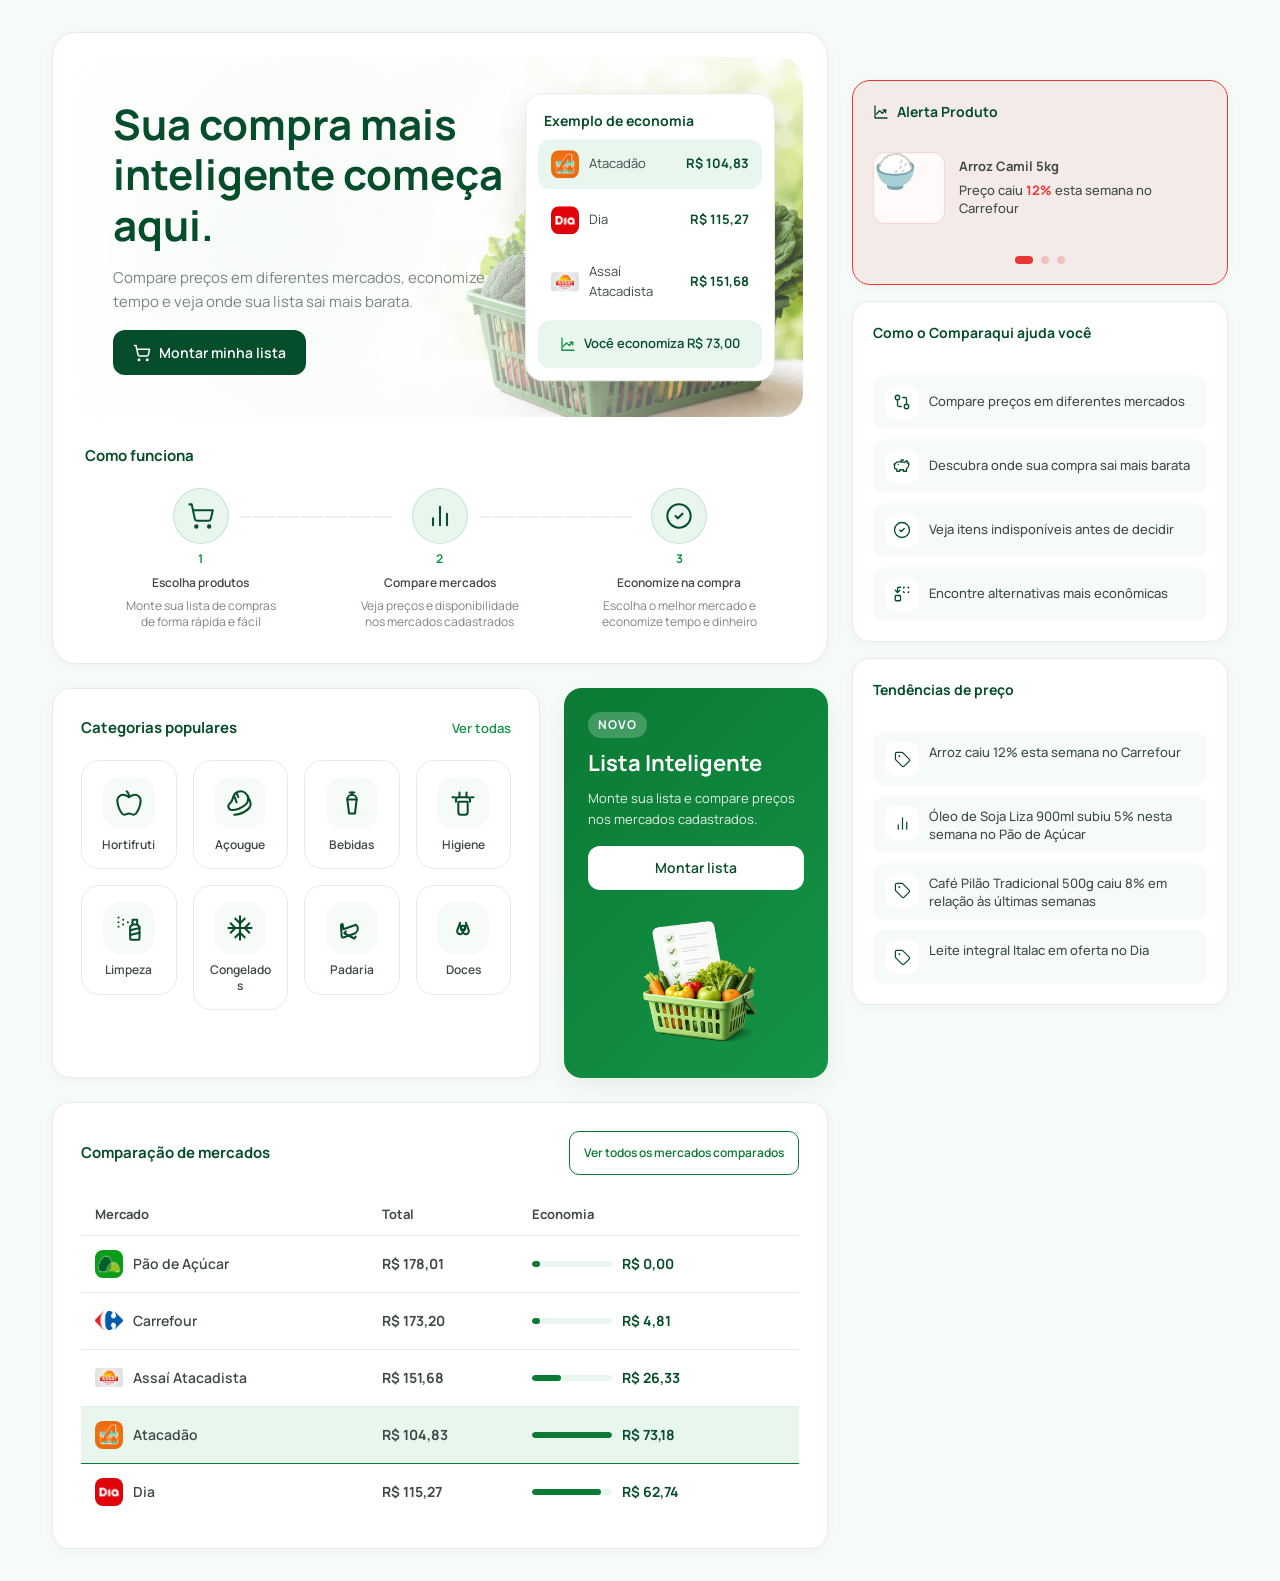
<file: cpa-admin/index.html>
<!DOCTYPE html>
<html lang="pt-BR">
  <head>
    <meta charset="UTF-8" />
    <meta http-equiv="X-UA-Compatible" content="IE=edge" />
    <meta name="viewport" content="width=device-width, initial-scale=1.0" />
    <title>Comparaqui — Sua compra mais inteligente começa aqui</title>
    <link rel="preconnect" href="https://fonts.googleapis.com" />
    <link rel="preconnect" href="https://fonts.gstatic.com" crossorigin />
    <link href="https://fonts.googleapis.com/css2?family=Manrope:wght@400;500;600;700&display=swap" rel="stylesheet" />
    <link rel="stylesheet" href="./styles/base.css" />
    <link rel="stylesheet" href="./styles/navigation.css" />
    <link rel="stylesheet" href="./styles/layout.css" />
    <link rel="stylesheet" href="./styles/components.css" />
    <link rel="stylesheet" href="./styles/home.css" />
  </head>
  <body class="home-mvp">
    <div class="app-shell">
      <div class="page-content">
        <main>
          <div class="page-inner">
            <div class="page-grid">
              <div class="page-main col-8">
                <div class="home-hero-row">
                <section class="hero">
                  <div class="hero-content">
                    <h1 class="hero-title">Sua compra mais inteligente começa aqui.</h1>
                    <p class="hero-text">
                      Compare preços em diferentes mercados, economize tempo e veja onde sua lista sai mais barata.
                    </p>
                    <div class="hero-actions">
                      <a class="btn-primary btn-primary--dark" href="./compras.html" data-hero-cta></a>
                    </div>
                  </div>
                  <div class="economy-panel economy-panel--floating desktop-only" data-home-economy-desktop></div>
                </section>
                <section class="how-it-works">
                  <div class="section-heading">
                    <h2 class="card-title">Como funciona</h2> 
                  </div>
                  <div class="steps-row" data-home-steps></div>
                </section>
              </div>

              <section class="home-card economy-panel economy-panel--stacked mobile-only" data-home-economy-mobile></section>

              <div class="home-categories-row">
                <section class="home-card categories-section">
                  <div class="section-heading">
                    <h2 class="card-title">Categorias populares</h2>
                    <a class="link-muted" href="./compras.html">Ver todas</a>
                  </div>
                  <div class="categories-grid" data-home-categories></div>
                </section>

                <section class="smart-list-card smart-list-card--sidebar">
                  <div class="smart-list-card__content">
                    <span class="smart-list-card__badge">NOVO</span>
                    <h2 class="smart-list-card__title">Lista Inteligente</h2>
                    <p class="smart-list-card__text">
                      Monte sua lista e compare preços nos mercados cadastrados.
                    </p>
                    <a class="btn btn--inverted btn--md" href="./compras.html">Montar lista</a>
                  </div>
                  <img
                    class="smart-list-card__image"
                    src="./assets/images/smart-list-bag.png"
                    alt="Cestinha de compras com frutas e checklist"
                  />
                </section>
              </div>

              <section class="home-card market-comparison">
                <div class="section-heading">
                  <h2 class="card-title">Comparação de mercados</h2>
                  <a class="btn-secondary btn-secondary--compact" href="./comparacao.html">
                    Ver todos os mercados comparados
                  </a>
                </div>
                <div class="market-table-wrap" data-home-market-comparison></div>
              </section>

              </div>

              <aside class="page-side col-4 side-panel home-panel">
              <section class="panel-card side-panel__section product-alert-card" data-home-product-alert></section>
              <section class="panel-card side-panel__section">
                <h3 class="panel-card__title">Como o Comparaqui ajuda você</h3>
                <div class="home-help-list" data-home-help></div>
              </section>
              <section class="panel-card side-panel__section">
                <h3 class="panel-card__title">Tendências de preço</h3>
                <div class="price-trends-list" data-home-price-trends></div>
              </section>
              </aside>
            </div>
          </div>
        </main>
      </div>
    </div>

    <script type="module" src="./scripts/home.js"></script>
  </body>
</html>
</file>
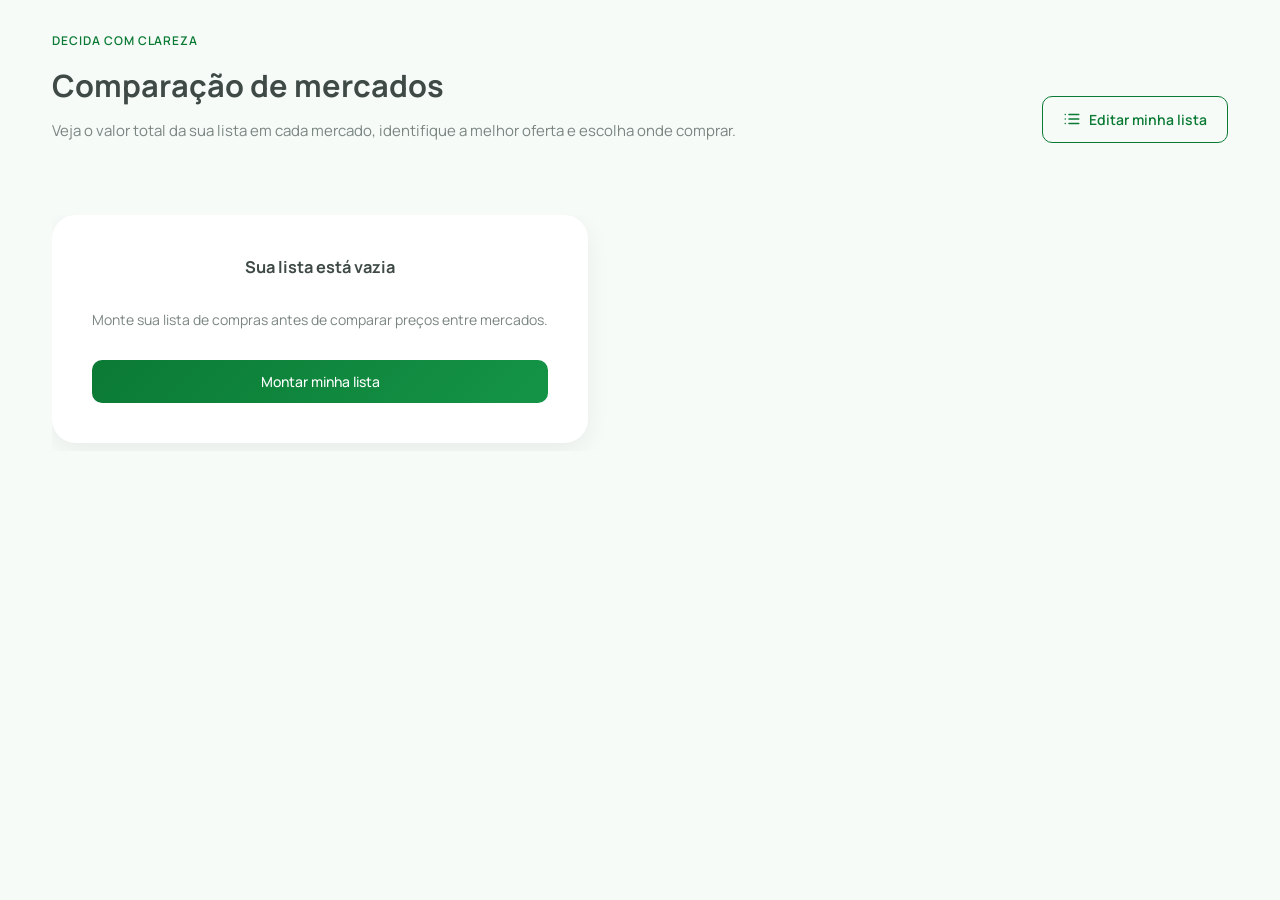
<file: cpa-admin/comparacao.html>
<!DOCTYPE html>
<html lang="pt-BR">
  <head>
    <meta charset="UTF-8" />
    <meta http-equiv="X-UA-Compatible" content="IE=edge" />
    <meta name="viewport" content="width=device-width, initial-scale=1.0" />
    <title>Comparaqui — Comparação de mercados</title>
    <link rel="preconnect" href="https://fonts.googleapis.com" />
    <link rel="preconnect" href="https://fonts.gstatic.com" crossorigin />
    <link href="https://fonts.googleapis.com/css2?family=Manrope:wght@400;500;600;700&display=swap" rel="stylesheet" />
    <link rel="stylesheet" href="./styles/base.css" />
    <link rel="stylesheet" href="./styles/navigation.css" />
    <link rel="stylesheet" href="./styles/layout.css" />
    <link rel="stylesheet" href="./styles/components.css" />
  </head>
  <body>
    <div class="app-shell">
      <div class="page-content">
        <main>
          <div class="page-inner">
            <header class="page-header">
              <span class="eyebrow">Decida com clareza</span>
              <h1 class="page-title">Comparação de mercados</h1>
              <p class="page-subtitle">Veja o valor total da sua lista em cada mercado, identifique a melhor oferta e escolha onde comprar.</p>
            </header>

            <section class="stacked-section">
              <div class="metrics-row" data-comparison-summary></div>
            </section>

            <section class="stacked-section">
              <div class="section-heading">
                <div>
                  <span class="eyebrow">Mercados avaliados</span>
                  <h2 class="page-title section-title--large">Compare ofertas lado a lado</h2>
                </div>
              </div>
              <div class="comparison-grid" data-market-cards></div>
            </section>

            <section class="stacked-section">
              <div class="section-heading">
                <div>
                  <span class="eyebrow">Detalhamento dos valores</span>
                  <h2 class="page-title section-title--large">Tabela comparativa</h2>
                </div>
              </div>
              <div data-comparison-table></div>
            </section>
          </div>
        </main>
      </div>
    </div>

    <script type="module" src="./scripts/comparacao.js"></script>
  </body>
</html>
</file>
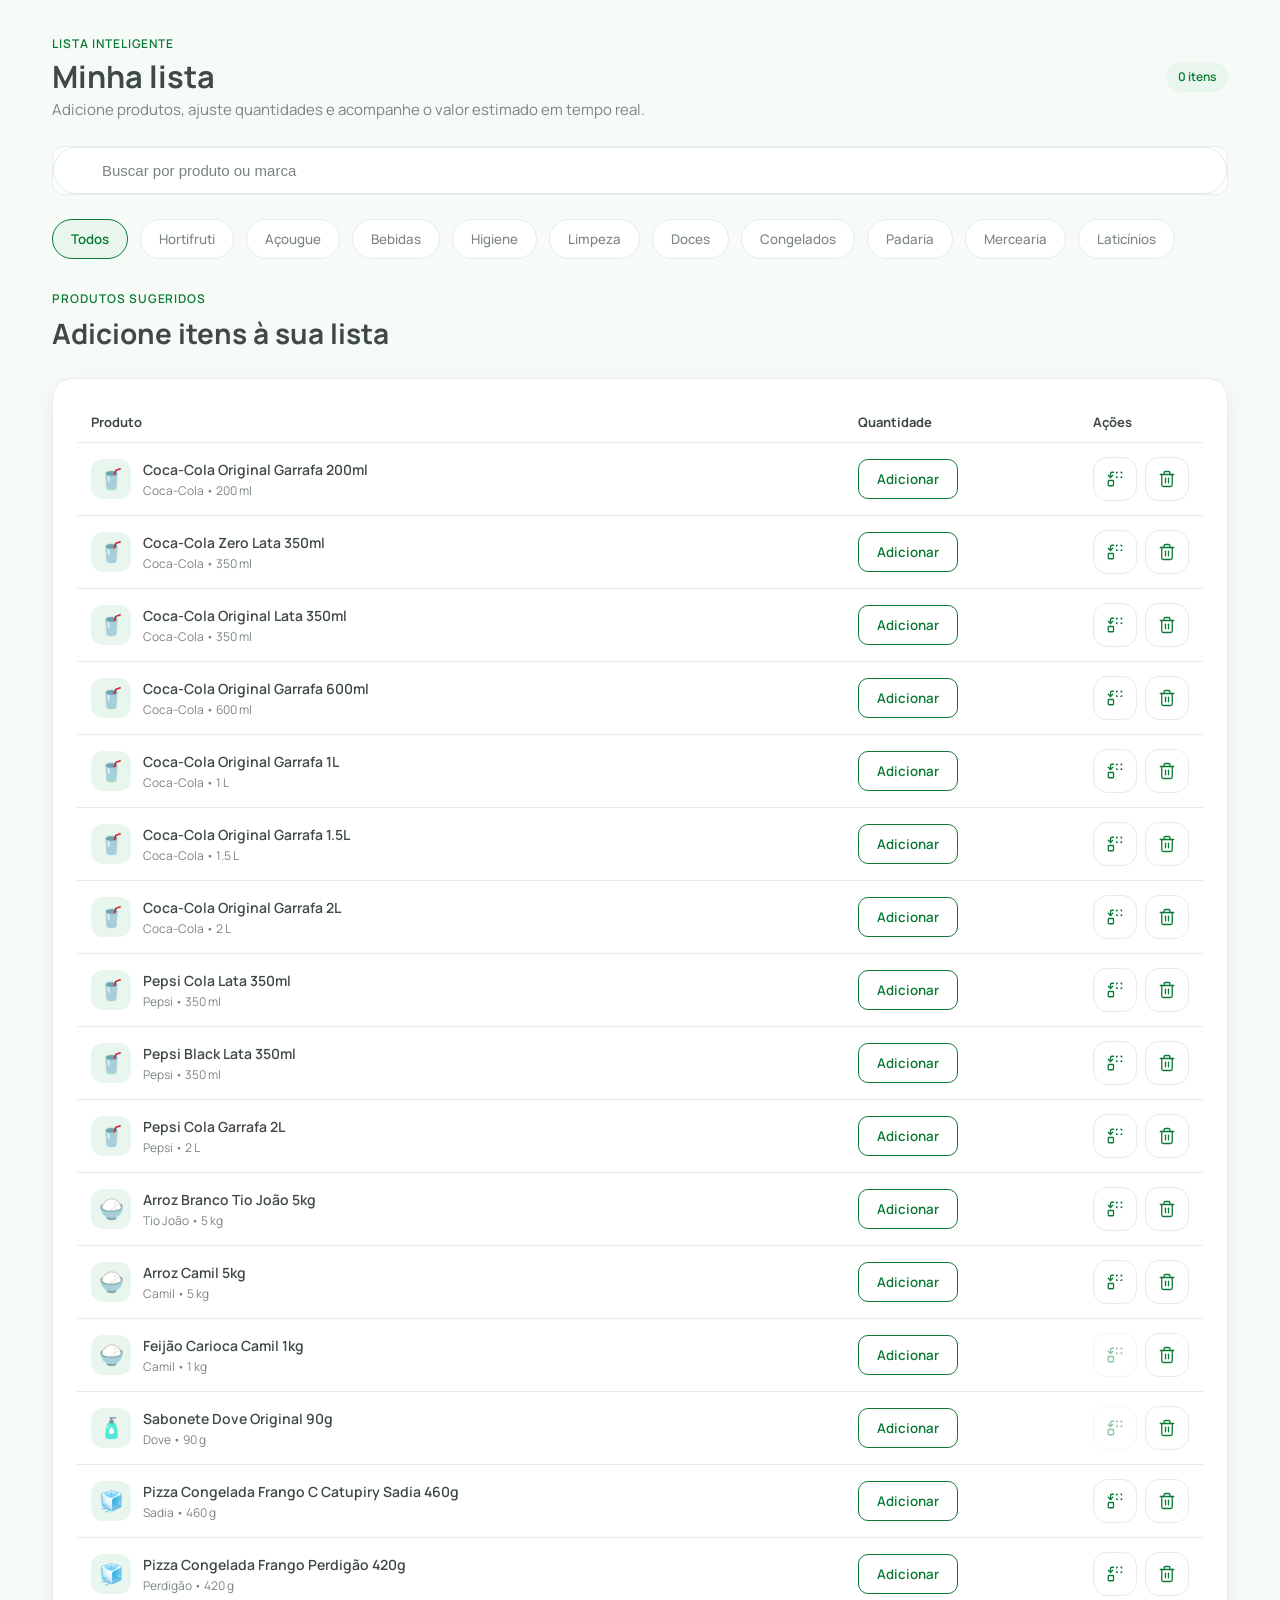
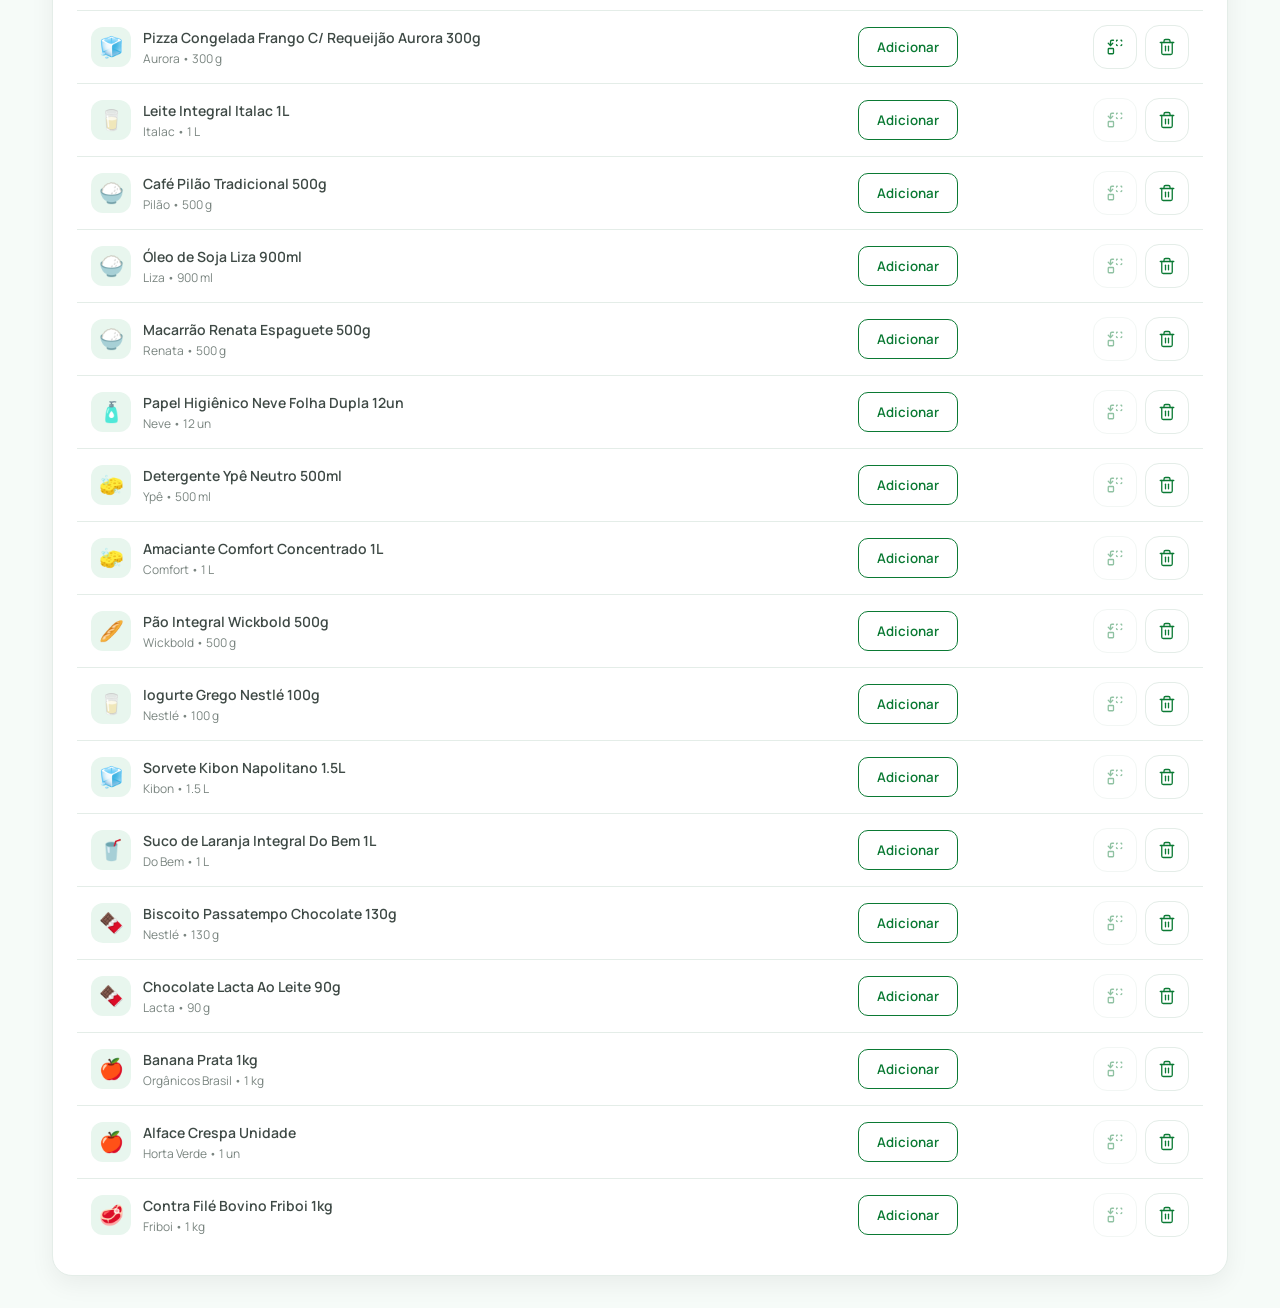
<file: cpa-admin/compras.html>
<!DOCTYPE html>
<html lang="pt-BR">
  <head>
    <meta charset="UTF-8" />
    <meta http-equiv="X-UA-Compatible" content="IE=edge" />
    <meta name="viewport" content="width=device-width, initial-scale=1.0" />
    <title>Comparaqui — Minha lista de compras</title>
    <link rel="preconnect" href="https://fonts.googleapis.com" />
    <link rel="preconnect" href="https://fonts.gstatic.com" crossorigin />
    <link href="https://fonts.googleapis.com/css2?family=Manrope:wght@400;500;600;700&display=swap" rel="stylesheet" />
    <link rel="stylesheet" href="./styles/base.css" />
    <link rel="stylesheet" href="./styles/navigation.css" />
    <link rel="stylesheet" href="./styles/layout.css" />
    <link rel="stylesheet" href="./styles/components.css" />
  </head>
  <body>
    <div class="app-shell">
      <div class="page-content">
        <main>
          <div class="page-inner">
            <header class="page-header page-header--row">
              <div>
                <span class="eyebrow">Lista inteligente</span>
                <h1 class="page-title">Minha lista</h1>
                <p class="page-subtitle">Adicione produtos, ajuste quantidades e acompanhe o valor estimado em tempo real.</p>
              </div>
              <span class="badge" data-total-items-badge>0 itens</span>
            </header>

            <section class="content-grid">
              <div class="search-field">
                <span data-search-icon aria-hidden="true"></span>
                <input class="search-input" type="search" placeholder="Buscar por produto ou marca" data-search-input />
              </div>

              <div class="filter-strip" data-filter-strip></div>
            </section>

            <section class="stacked-section">
              <div class="section-heading">
                <div>
                  <span class="eyebrow">Produtos sugeridos</span>
                  <h2 class="page-title section-title--large">Adicione itens à sua lista</h2>
                </div>
              </div>
              <div class="products-view">
                <div class="products-cards" data-products-grid></div>
                <div class="products-table-wrap" data-products-table></div>
              </div>
            </section>
          </div>
        </main>
        <div class="list-summary" data-desktop-summary>
          <div class="list-summary__info">
            <span class="list-summary__icon" data-summary-icon aria-hidden="true"></span>
            <div class="list-summary__details">
              <strong class="list-summary__items" data-desktop-items>0 produtos adicionados</strong>
              <span class="list-summary__estimate">
                Valor estimado: <span data-desktop-total>R$ 0,00</span>
              </span>
            </div>
          </div>
          <div class="actions">
            <a class="btn-secondary" href="./revisao.html">Revisar compra</a>
            <a class="btn-primary" href="./comparacao.html">Comparar mercados</a>
          </div>
        </div>
      </div>
    </div>

    <script type="module" src="./scripts/compras.js"></script>
  </body>
</html>
</file>
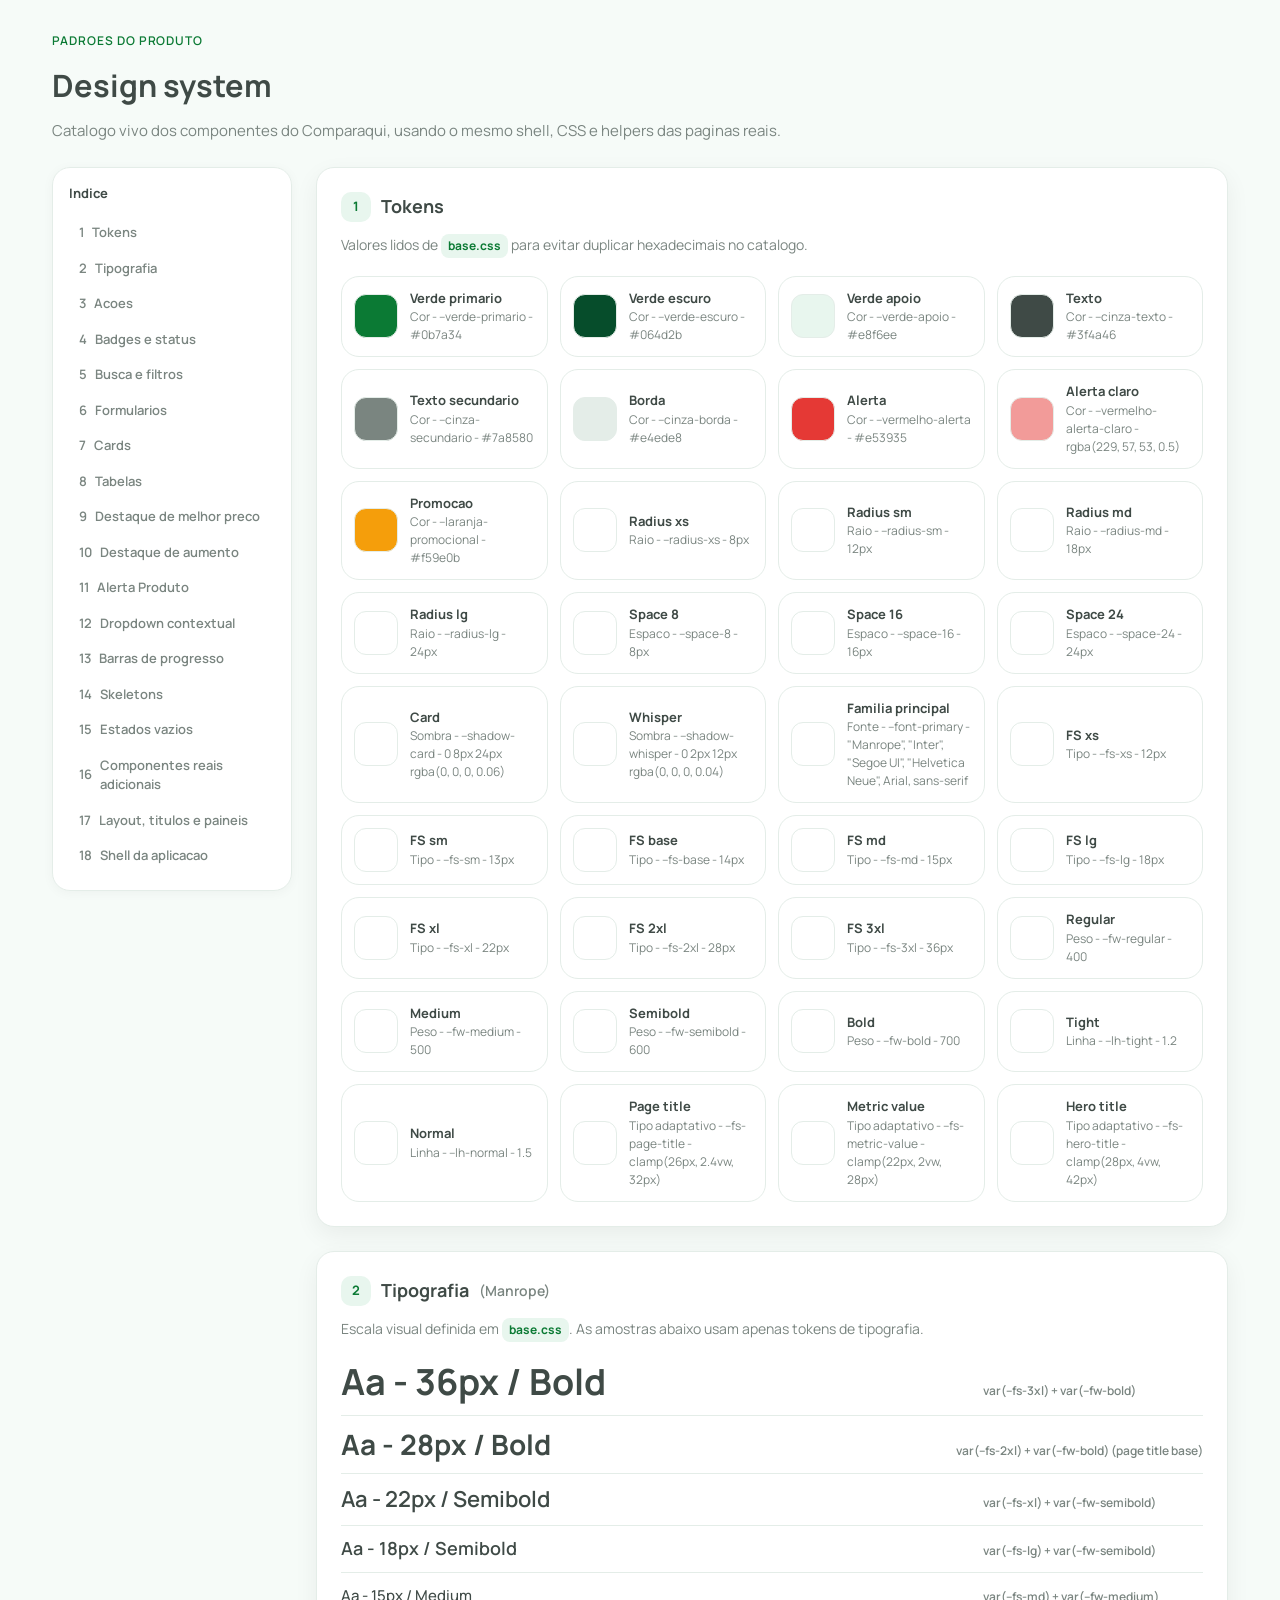
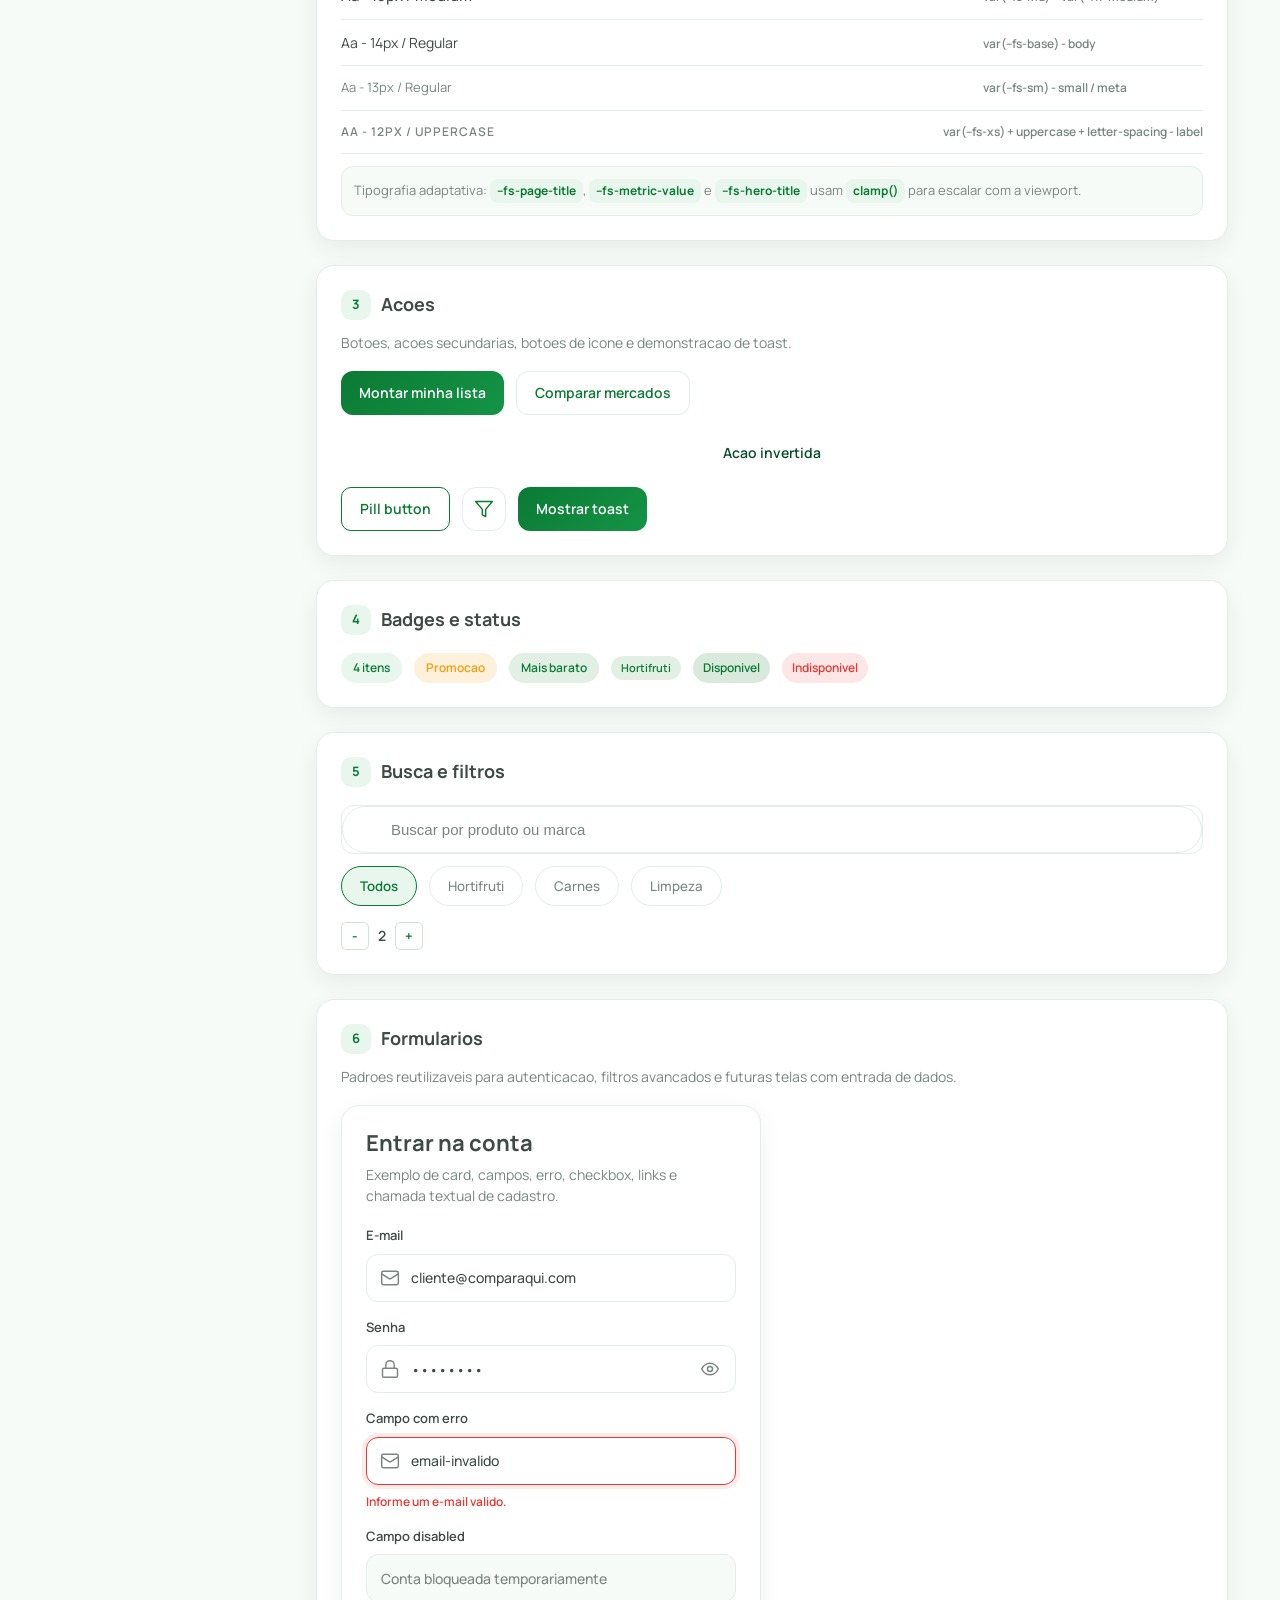
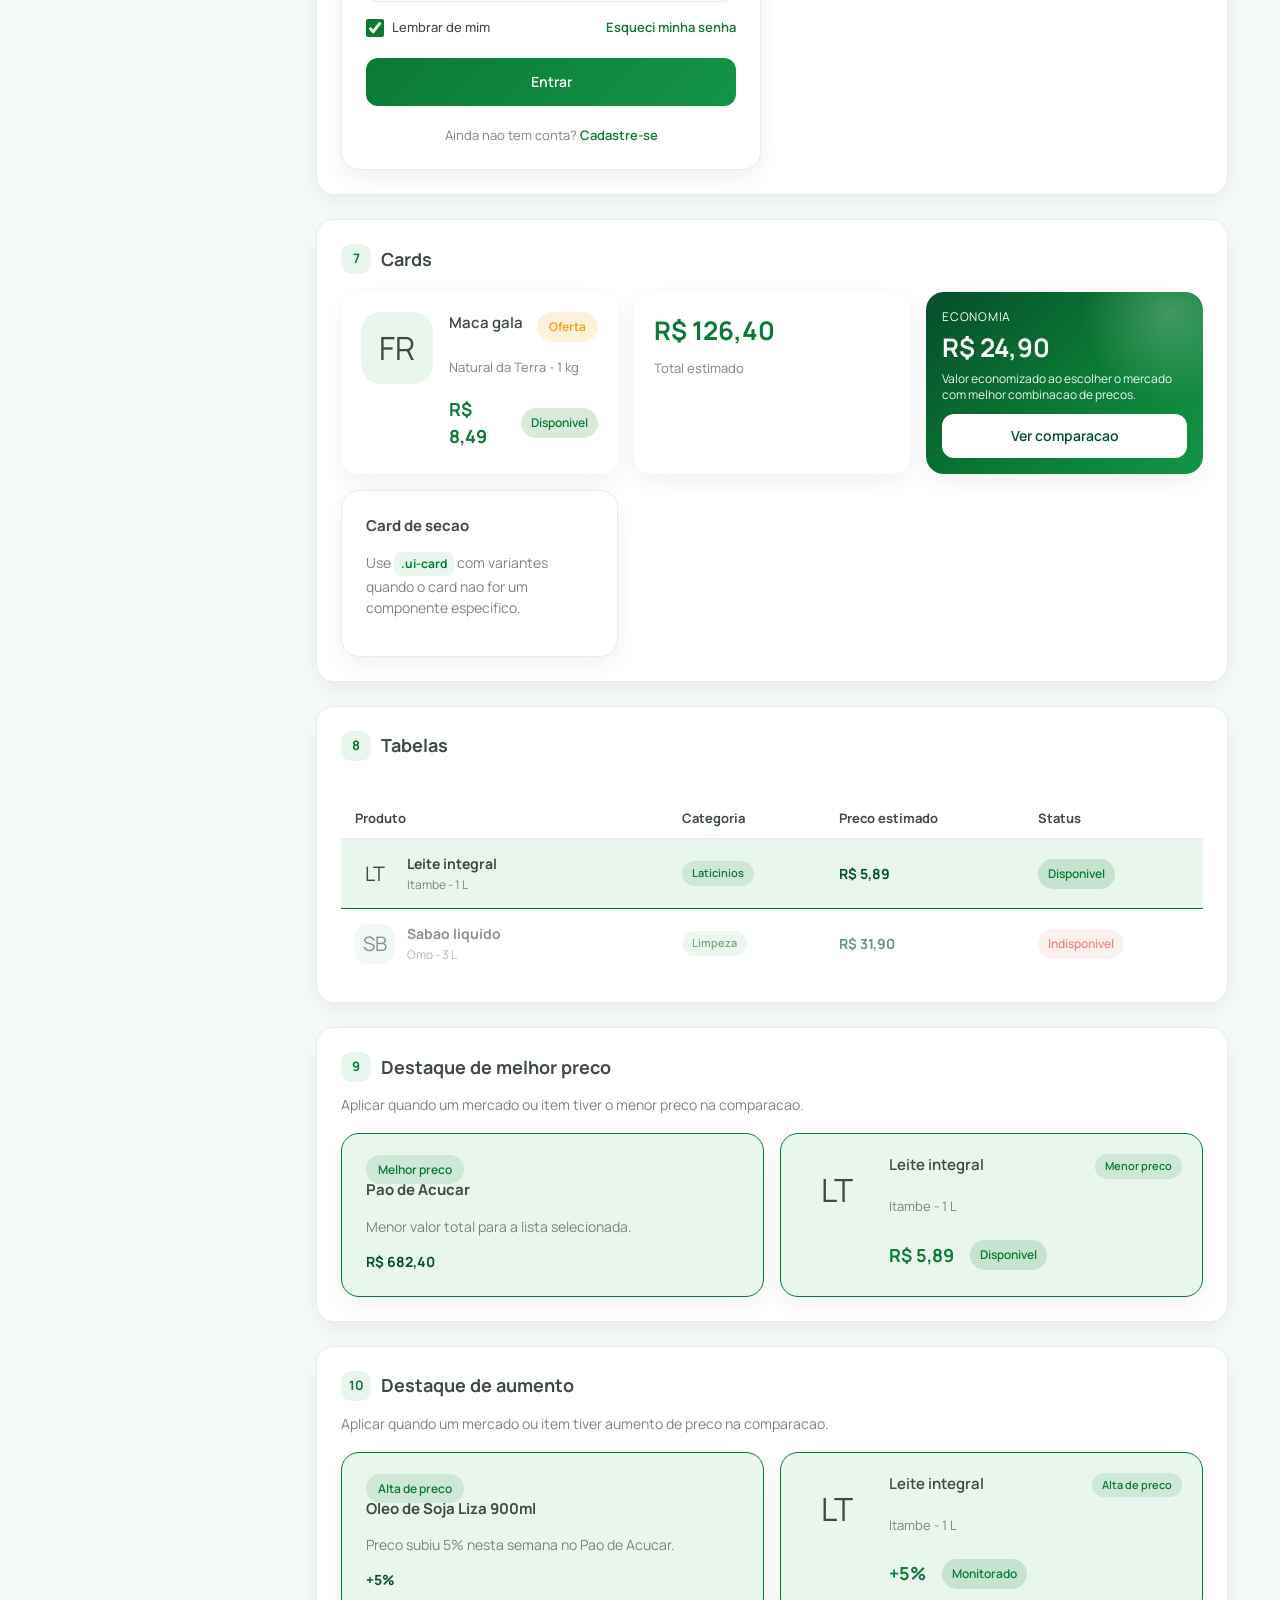
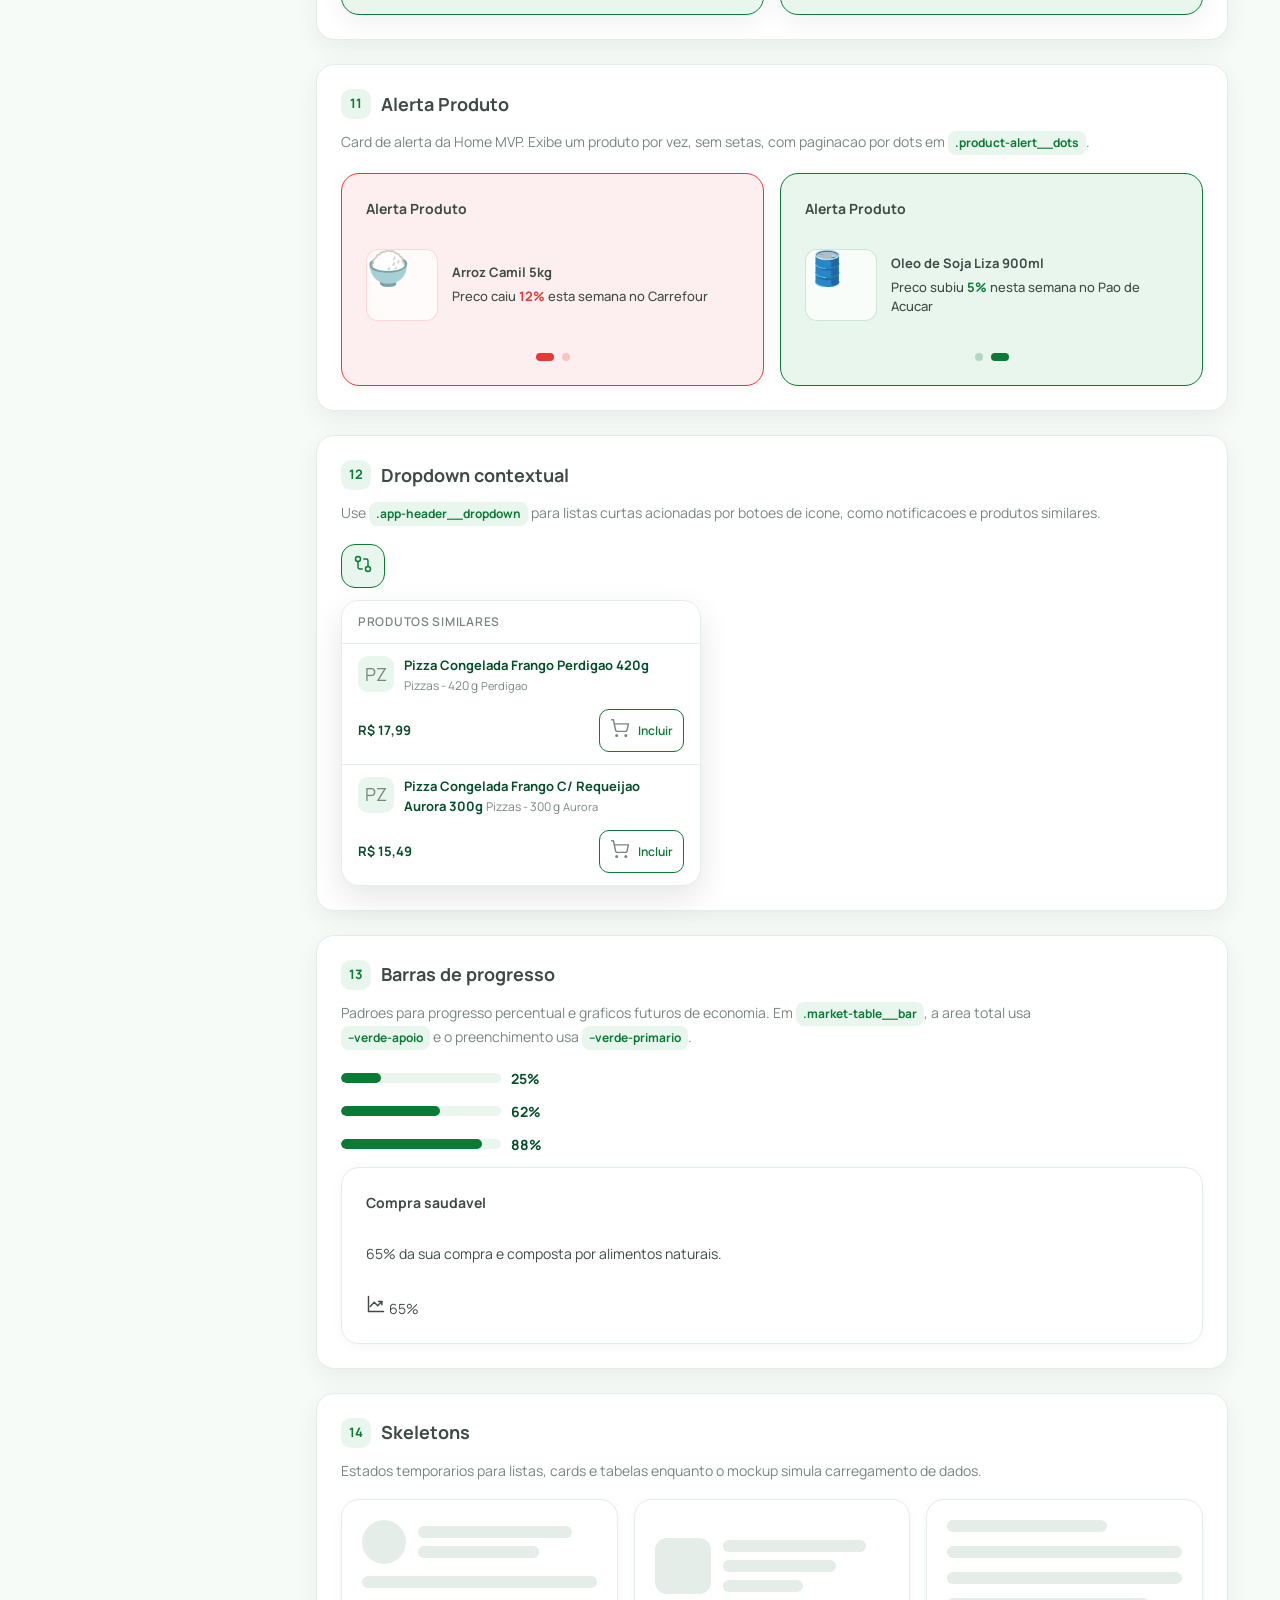
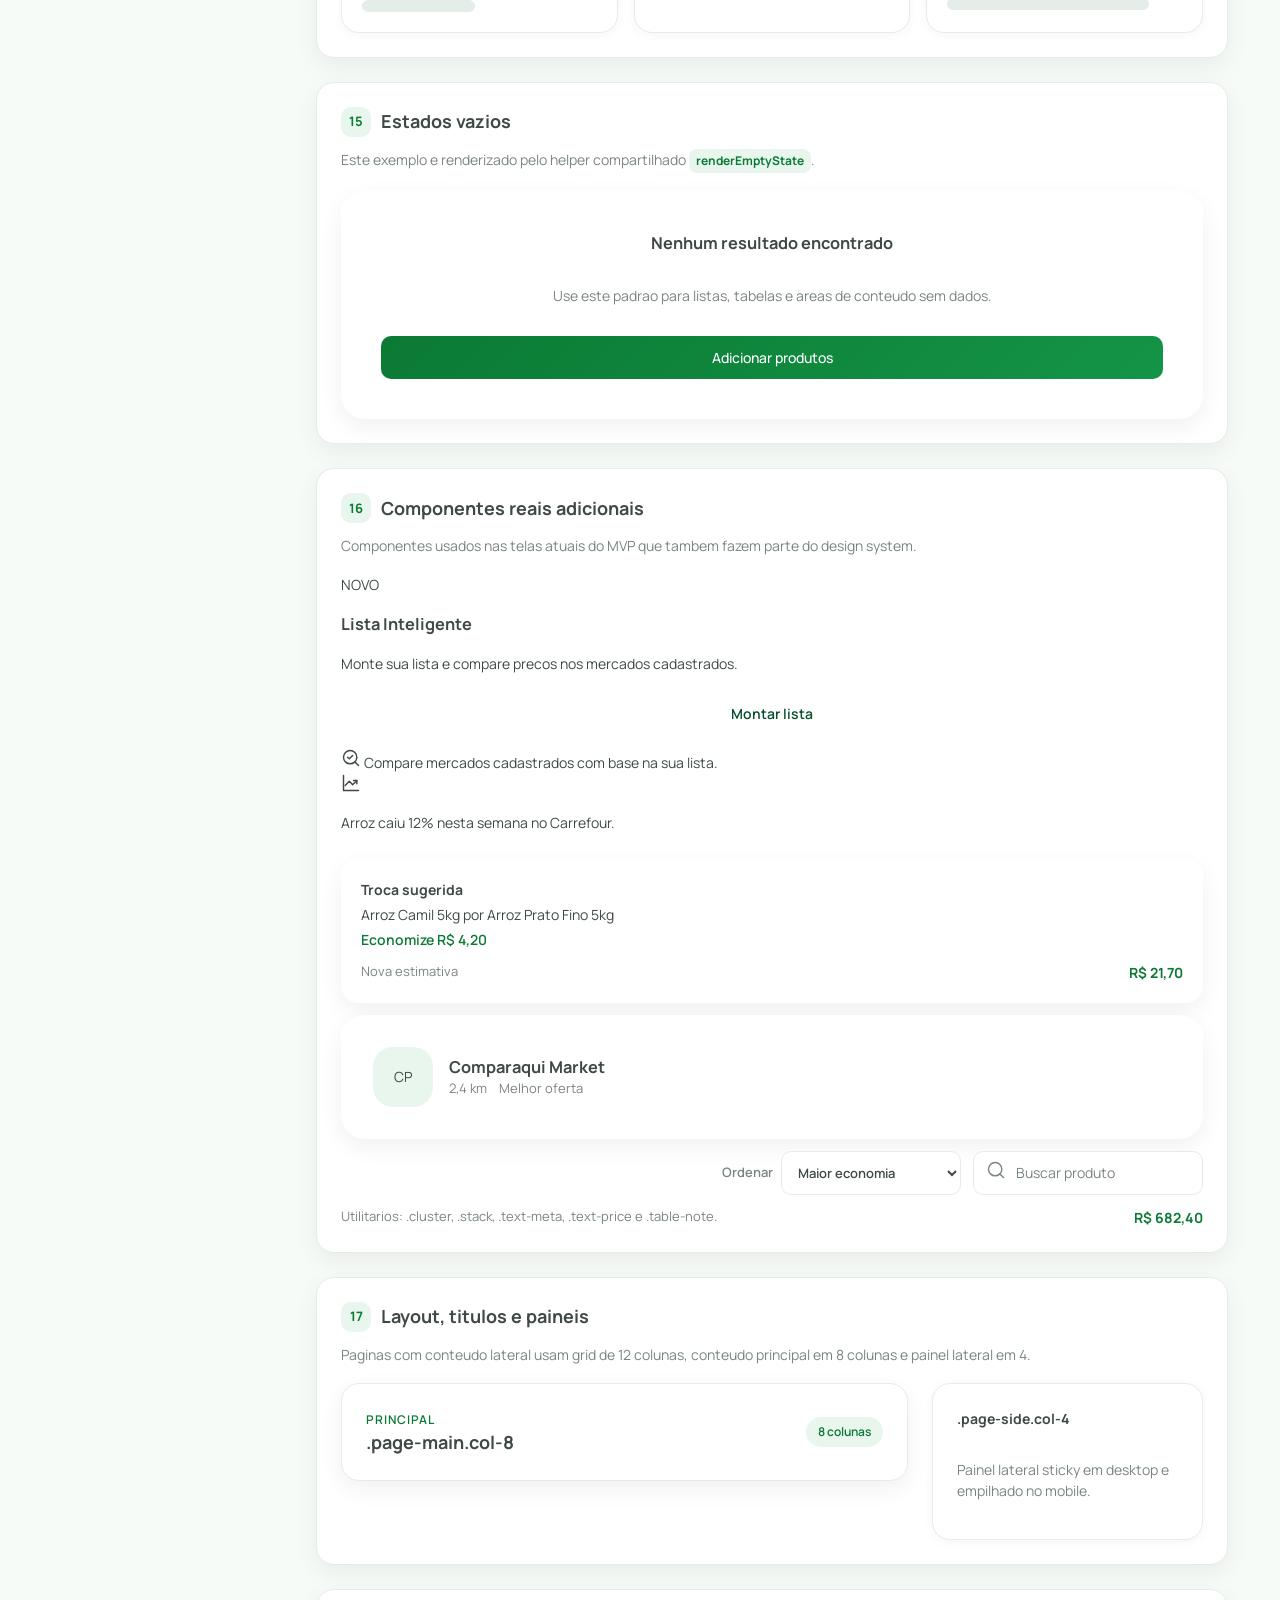
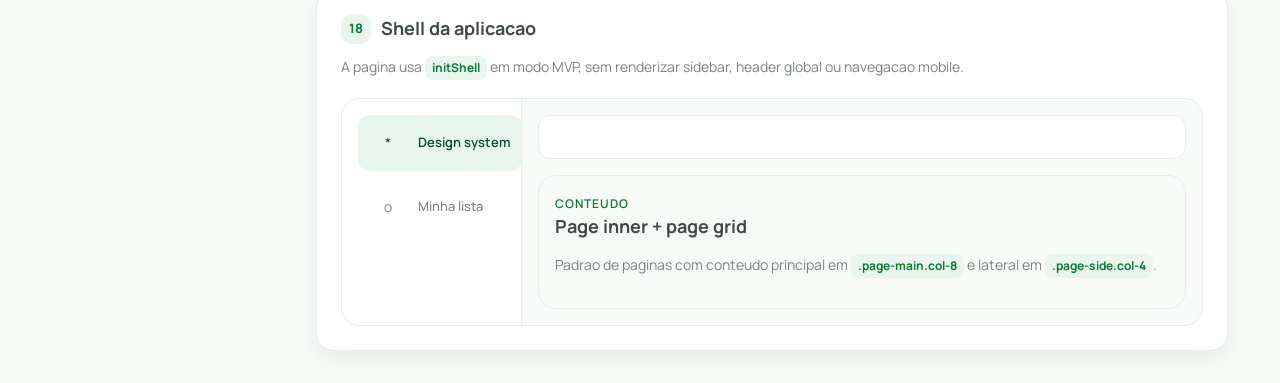
<file: cpa-admin/design-system.html>
<!DOCTYPE html>
<html lang="pt-BR">
  <head>
    <meta charset="UTF-8" />
    <meta http-equiv="X-UA-Compatible" content="IE=edge" />
    <meta name="viewport" content="width=device-width, initial-scale=1.0" />
    <title>Comparaqui - Design system</title>
    <link rel="preconnect" href="https://fonts.googleapis.com" />
    <link rel="preconnect" href="https://fonts.gstatic.com" crossorigin />
    <link href="https://fonts.googleapis.com/css2?family=Manrope:wght@400;500;600;700&display=swap" rel="stylesheet" />
    <link rel="stylesheet" href="./styles/base.css" />
    <link rel="stylesheet" href="./styles/navigation.css" />
    <link rel="stylesheet" href="./styles/layout.css" />
    <link rel="stylesheet" href="./styles/components.css" />
    <link rel="stylesheet" href="./styles/design-system.css" />
  </head>
  <body>
    <div class="app-shell">
      <div class="page-content">
        <main>
          <div class="page-inner">
            <header class="page-header">
              <span class="eyebrow">Padroes do produto</span>
              <h1 class="page-title">Design system</h1>
              <p class="page-subtitle">Catalogo vivo dos componentes do Comparaqui, usando o mesmo shell, CSS e helpers das paginas reais.</p>
            </header>

            <div class="ds-layout">
              <nav class="ds-toc" aria-label="Indice do design system">
                <p class="ds-toc__title">Indice</p>
                <div id="toc"></div>
              </nav>

              <section class="ds-content" aria-label="Componentes do design system">
                <article class="ds-section" id="s-tokens">
                  <h2 class="ds-section__title"><span class="ds-section__num">1</span><span class="ds-section__label">Tokens</span></h2>
                  <p class="ds-section__desc">Valores lidos de <span class="ds-code">base.css</span> para evitar duplicar hexadecimais no catalogo.</p>
                  <div class="ds-token-grid" id="ds-colors"></div>
                </article>

                <article class="ds-section" id="s-tipografia">
                  <h2 class="ds-section__title"><span class="ds-section__num">2</span><span class="ds-section__label">Tipografia</span><span class="ds-section__meta">(Manrope)</span></h2>
                  <p class="ds-section__desc">Escala visual definida em <span class="ds-code">base.css</span>. As amostras abaixo usam apenas tokens de tipografia.</p>
                  <div class="ds-demo ds-demo--stack">
                    <div class="ds-type-scale">
                      <div class="ds-type-sample ds-type-sample--3xl">
                        <span>Aa - 36px / Bold</span>
                        <span class="ds-type-token">var(--fs-3xl) + var(--fw-bold)</span>
                      </div>
                      <div class="ds-type-sample ds-type-sample--2xl">
                        <span>Aa - 28px / Bold</span>
                        <span class="ds-type-token">var(--fs-2xl) + var(--fw-bold) (page title base)</span>
                      </div>
                      <div class="ds-type-sample ds-type-sample--xl">
                        <span>Aa - 22px / Semibold</span>
                        <span class="ds-type-token">var(--fs-xl) + var(--fw-semibold)</span>
                      </div>
                      <div class="ds-type-sample ds-type-sample--lg">
                        <span>Aa - 18px / Semibold</span>
                        <span class="ds-type-token">var(--fs-lg) + var(--fw-semibold)</span>
                      </div>
                      <div class="ds-type-sample ds-type-sample--md">
                        <span>Aa - 15px / Medium</span>
                        <span class="ds-type-token">var(--fs-md) + var(--fw-medium)</span>
                      </div>
                      <div class="ds-type-sample ds-type-sample--base">
                        <span>Aa - 14px / Regular</span>
                        <span class="ds-type-token">var(--fs-base) - body</span>
                      </div>
                      <div class="ds-type-sample ds-type-sample--sm">
                        <span>Aa - 13px / Regular</span>
                        <span class="ds-type-token">var(--fs-sm) - small / meta</span>
                      </div>
                      <div class="ds-type-sample ds-type-sample--xs">
                        <span>Aa - 12px / Uppercase</span>
                        <span class="ds-type-token">var(--fs-xs) + uppercase + letter-spacing - label</span>
                      </div>
                    </div>
                    <div class="ds-type-callout">
                      Tipografia adaptativa: <span class="ds-code">--fs-page-title</span>, <span class="ds-code">--fs-metric-value</span> e <span class="ds-code">--fs-hero-title</span> usam <span class="ds-code">clamp()</span> para escalar com a viewport.
                    </div>
                  </div>
                </article>

                <article class="ds-section" id="s-acoes">
                  <h2 class="ds-section__title"><span class="ds-section__num">3</span><span class="ds-section__label">Acoes</span></h2>
                  <p class="ds-section__desc">Botoes, acoes secundarias, botoes de icone e demonstracao de toast.</p>
                  <div class="ds-demo">
                    <a class="btn btn--primary btn--md" href="./compras.html">Montar minha lista</a>
                    <a class="btn btn--secondary btn--md" href="./comparacao.html">Comparar mercados</a>
                    <a class="btn btn--inverted btn--md" href="./compras.html">Acao invertida</a>
                    <button class="btn btn--secondary btn--md btn--pill pill-button" type="button">Pill button</button>
                    <button class="icon-button icon-button--neutral" type="button" aria-label="Filtrar" data-ds-icon="filter"></button>
                    <button class="btn btn--primary btn--md" type="button" data-ds-toast>Mostrar toast</button>
                  </div>
                </article>

                <article class="ds-section" id="s-badges">
                  <h2 class="ds-section__title"><span class="ds-section__num">4</span><span class="ds-section__label">Badges e status</span></h2>
                  <div class="ds-demo">
                    <span class="badge">4 itens</span>
                    <span class="badge promo-badge">Promocao</span>
                    <span class="market-badge">Mais barato</span>
                    <span class="table-badge">Hortifruti</span>
                    <span class="status-chip positive">Disponivel</span>
                    <span class="status-chip negative">Indisponivel</span>
                  </div>
                </article>

                <article class="ds-section" id="s-entrada">
                  <h2 class="ds-section__title"><span class="ds-section__num">5</span><span class="ds-section__label">Busca e filtros</span></h2>
                  <div class="ds-demo ds-demo--stack">
                    <div class="search-field">
                      <span data-ds-icon="search"></span>
                      <input class="search-input" type="search" placeholder="Buscar por produto ou marca" />
                    </div>
                    <div class="filter-strip" aria-label="Filtros de categoria">
                      <button class="filter-chip active" type="button">Todos</button>
                      <button class="filter-chip" type="button">Hortifruti</button>
                      <button class="filter-chip" type="button">Carnes</button>
                      <button class="filter-chip" type="button">Limpeza</button>
                    </div>
                    <div class="quantity-controls">
                      <button type="button" aria-label="Remover unidade">-</button>
                      <span>2</span>
                      <button type="button" aria-label="Adicionar unidade">+</button>
                    </div>
                  </div>
                </article>

                <article class="ds-section" id="s-formularios">
                  <h2 class="ds-section__title"><span class="ds-section__num">6</span><span class="ds-section__label">Formularios</span></h2>
                  <p class="ds-section__desc">Padroes reutilizaveis para autenticacao, filtros avancados e futuras telas com entrada de dados.</p>
                  <div class="ds-demo ds-demo--forms">
                    <form class="form-card ds-form-card-demo">
                      <header class="form-card__header">
                        <h3 class="form-card__title">Entrar na conta</h3>
                        <p class="form-card__text">Exemplo de card, campos, erro, checkbox, links e chamada textual de cadastro.</p>
                      </header>

                      <div class="form-stack">
                        <label class="form-field" for="ds-email">
                          <span class="form-label">E-mail</span>
                          <span class="form-input-wrap">
                            <span class="form-input-icon" data-ds-icon="mail"></span>
                            <input class="form-input" id="ds-email" type="email" placeholder="voce@email.com" value="cliente@comparaqui.com" />
                          </span>
                        </label>

                        <label class="form-field" for="ds-password">
                          <span class="form-label">Senha</span>
                          <span class="form-input-wrap">
                            <span class="form-input-icon" data-ds-icon="lock"></span>
                            <input class="form-input" id="ds-password" type="password" placeholder="Sua senha" value="12345678" />
                            <button class="form-password-toggle" type="button" aria-label="Mostrar senha" data-ds-icon="eye"></button>
                          </span>
                        </label>

                        <label class="form-field is-error" for="ds-error">
                          <span class="form-label">Campo com erro</span>
                          <span class="form-input-wrap">
                            <span class="form-input-icon" data-ds-icon="mail"></span>
                            <input class="form-input" id="ds-error" type="email" value="email-invalido" aria-invalid="true" />
                          </span>
                          <span class="form-error">Informe um e-mail valido.</span>
                        </label>

                        <label class="form-field" for="ds-disabled">
                          <span class="form-label">Campo disabled</span>
                          <input class="form-input" id="ds-disabled" type="text" value="Conta bloqueada temporariamente" disabled />
                        </label>

                        <div class="form-row">
                          <label class="form-checkbox">
                            <input type="checkbox" checked />
                            <span>Lembrar de mim</span>
                          </label>
                          <a class="form-link" href="#">Esqueci minha senha</a>
                        </div>
                      </div>

                      <div class="form-actions">
                        <button class="btn btn--primary btn--md btn-primary" type="button">Entrar</button>
                      </div>

                    <p class="auth-register">
                      Ainda nao tem conta?
                      <a class="form-link" href="#">Cadastre-se</a>
                    </p>
                  </form>
                  </div>
                </article>

                <article class="ds-section" id="s-cards">
                  <h2 class="ds-section__title"><span class="ds-section__num">7</span><span class="ds-section__label">Cards</span></h2>
                  <div class="ds-demo ds-demo--grid">
                    <article class="product-card">
                      <div class="product-thumb">FR</div>
                      <div class="product-info">
                        <div class="product-card__header">
                          <h3>Maca gala</h3>
                          <span class="badge promo-badge">Oferta</span>
                        </div>
                        <p>Natural da Terra - 1 kg</p>
                        <div class="product-meta">
                          <span class="price">R$ 8,49</span>
                          <span class="status-chip positive">Disponivel</span>
                        </div>
                      </div>
                    </article>

                    <div class="metrics-row">
                      <div class="metric-card">
                        <strong>R$ 126,40</strong>
                        <span>Total estimado</span>
                      </div>
                    </div>

                    <article class="economy-card economy-card--compact">
                      <span class="section-eyebrow">Economia</span>
                      <strong class="total-economy-card__value">R$ 24,90</strong>
                      <p>Valor economizado ao escolher o mercado com melhor combinacao de precos.</p>
                      <a class="btn btn--inverted btn--md" href="./comparacao.html">Ver comparacao</a>
                    </article>

                    <article class="ui-card ui-card--section">
                      <h3 class="card-title">Card de secao</h3>
                      <p class="text-muted">Use <span class="ds-code">.ui-card</span> com variantes quando o card nao for um componente especifico.</p>
                    </article>
                  </div>
                </article>

                <article class="ds-section" id="s-tabelas">
                  <h2 class="ds-section__title"><span class="ds-section__num">8</span><span class="ds-section__label">Tabelas</span></h2>
                  <div class="market-table-wrap">
                    <table class="market-table products-table">
                      <thead>
                        <tr>
                          <th>Produto</th>
                          <th>Categoria</th>
                          <th>Preco estimado</th>
                          <th>Status</th>
                        </tr>
                      </thead>
                      <tbody>
                        <tr class="highlight-better-price">
                          <td>
                            <div class="product-cell">
                              <span class="product-cell__icon">LT</span>
                              <div>
                                <strong>Leite integral</strong>
                                <span class="product-cell__meta">Itambe - 1 L</span>
                              </div>
                            </div>
                          </td>
                          <td><span class="table-badge">Laticinios</span></td>
                          <td><strong class="products-table__price">R$ 5,89</strong></td>
                          <td><span class="status-chip positive">Disponivel</span></td>
                        </tr>
                        <tr class="unavailable">
                          <td>
                            <div class="product-cell">
                              <span class="product-cell__icon">SB</span>
                              <div>
                                <strong>Sabao liquido</strong>
                                <span class="product-cell__meta">Omo - 3 L</span>
                              </div>
                            </div>
                          </td>
                          <td><span class="table-badge">Limpeza</span></td>
                          <td><strong class="products-table__price">R$ 31,90</strong></td>
                          <td><span class="status-chip negative">Indisponivel</span></td>
                        </tr>
                      </tbody>
                    </table>
                  </div>
                </article>

                <article class="ds-section" id="s-destaque-preco">
                  <h2 class="ds-section__title"><span class="ds-section__num">9</span><span class="ds-section__label">Destaque de melhor preco</span></h2>
                  <p class="ds-section__desc">Aplicar quando um mercado ou item tiver o menor preco na comparacao.</p>
                  <div class="ds-demo ds-demo--grid">
                    <article class="ui-card ui-card--section highlight-better-price">
                      <span class="market-badge">Melhor preco</span>
                      <h3 class="card-title">Pao de Acucar</h3>
                      <p class="text-muted">Menor valor total para a lista selecionada.</p>
                      <strong class="products-table__price">R$ 682,40</strong>
                    </article>
                    <article class="product-card highlight-better-price">
                      <div class="product-thumb">LT</div>
                      <div class="product-info">
                        <div class="product-card__header">
                          <h3>Leite integral</h3>
                          <span class="table-badge">Menor preco</span>
                        </div>
                        <p>Itambe - 1 L</p>
                        <div class="product-meta">
                          <span class="price">R$ 5,89</span>
                          <span class="status-chip positive">Disponivel</span>
                        </div>
                      </div>
                    </article>
                  </div>
                </article>

                <article class="ds-section" id="s-destaque-aumento">
                  <h2 class="ds-section__title"><span class="ds-section__num">10</span><span class="ds-section__label">Destaque de aumento</span></h2>
                  <p class="ds-section__desc">Aplicar quando um mercado ou item tiver aumento de preco na comparacao.</p>
                  <div class="ds-demo ds-demo--grid">
                    <article class="ui-card ui-card--section highlight-increase">
                      <span class="market-badge">Alta de preco</span>
                      <h3 class="card-title">Oleo de Soja Liza 900ml</h3>
                      <p class="text-muted">Preco subiu 5% nesta semana no Pao de Acucar.</p>
                      <strong class="products-table__price">+5%</strong>
                    </article>
                    <article class="product-card highlight-increase">
                      <div class="product-thumb">LT</div>
                      <div class="product-info">
                        <div class="product-card__header">
                          <h3>Leite integral</h3>
                          <span class="table-badge">Alta de preco</span>
                        </div>
                        <p>Itambe - 1 L</p>
                        <div class="product-meta">
                          <span class="price">+5%</span>
                          <span class="status-chip positive">Monitorado</span>
                        </div>
                      </div>
                    </article>
                  </div>
                </article>

                <article class="ds-section" id="s-alerta-produto">
                  <h2 class="ds-section__title"><span class="ds-section__num">11</span><span class="ds-section__label">Alerta Produto</span></h2>
                  <p class="ds-section__desc">Card de alerta da Home MVP. Exibe um produto por vez, sem setas, com paginacao por dots em <span class="ds-code">.product-alert__dots</span>.</p>
                  <div class="ds-demo ds-demo--grid">
                    <article class="panel-card side-panel__section product-alert-card highlight-decrease">
                      <h3 class="panel-card__title">Alerta Produto</h3>
                      <div class="product-alert">
                        <div class="product-alert__media">
                          <span class="product-alert__image product-alert__image--fallback" aria-hidden="true">🍚</span>
                        </div>
                        <div class="product-alert__body">
                          <strong class="product-alert__name">Arroz Camil 5kg</strong>
                          <p class="product-alert__text">
                            Preco caiu <span class="product-alert__percent">12%</span> esta semana no Carrefour
                          </p>
                        </div>
                      </div>
                      <div class="product-alert__dots" aria-label="Alertas de produto">
                        <button class="product-alert__dot product-alert__dot--active" type="button" aria-label="Mostrar alerta 1" aria-current="true"></button>
                        <button class="product-alert__dot" type="button" aria-label="Mostrar alerta 2" aria-current="false"></button>
                      </div>
                    </article>

                    <article class="panel-card side-panel__section product-alert-card highlight-increase">
                      <h3 class="panel-card__title">Alerta Produto</h3>
                      <div class="product-alert">
                        <div class="product-alert__media">
                          <span class="product-alert__image product-alert__image--fallback" aria-hidden="true">🛢️</span>
                        </div>
                        <div class="product-alert__body">
                          <strong class="product-alert__name">Oleo de Soja Liza 900ml</strong>
                          <p class="product-alert__text">
                            Preco subiu <span class="product-alert__percent">5%</span> nesta semana no Pao de Acucar
                          </p>
                        </div>
                      </div>
                      <div class="product-alert__dots" aria-label="Alertas de produto">
                        <button class="product-alert__dot" type="button" aria-label="Mostrar alerta 1" aria-current="false"></button>
                        <button class="product-alert__dot product-alert__dot--active" type="button" aria-label="Mostrar alerta 2" aria-current="true"></button>
                      </div>
                    </article>
                  </div>
                </article>

                <article class="ds-section" id="s-dropdown">
                  <h2 class="ds-section__title"><span class="ds-section__num">12</span><span class="ds-section__label">Dropdown contextual</span></h2>
                  <p class="ds-section__desc">Use <span class="ds-code">.app-header__dropdown</span> para listas curtas acionadas por botoes de icone, como notificacoes e produtos similares.</p>
                  <div class="ds-demo">
                    <div class="product-actions">
                      <button class="icon-button icon-button--neutral active" type="button" aria-label="Ver similares" title="Ver similares">
                        <span data-ds-icon="git-compare"></span>
                      </button>
                      <div class="app-header__dropdown app-header__dropdown--notifications product-similar-menu ds-dropdown-demo">
                        <div class="app-header__dropdown-head">Produtos similares</div>
                        <article class="app-header__notification product-similar-menu__item">
                          <div class="product-similar-menu__row">
                            <span class="products-table__icon">PZ</span>
                            <div>
                              <strong>Pizza Congelada Frango Perdigao 420g</strong>
                              <span>Pizzas - 420 g</span>
                              <time>Perdigao</time>
                            </div>
                          </div>
                          <div class="product-similar-menu__footer">
                            <strong class="product-similar-menu__price">R$ 17,99</strong>
                            <button class="btn-secondary btn-secondary--compact" type="button">
                              <span data-ds-icon="shopping-cart"></span>
                              Incluir
                            </button>
                          </div>
                        </article>
                        <article class="app-header__notification product-similar-menu__item">
                          <div class="product-similar-menu__row">
                            <span class="products-table__icon">PZ</span>
                            <div>
                              <strong>Pizza Congelada Frango C/ Requeijao Aurora 300g</strong>
                              <span>Pizzas - 300 g</span>
                              <time>Aurora</time>
                            </div>
                          </div>
                          <div class="product-similar-menu__footer">
                            <strong class="product-similar-menu__price">R$ 15,49</strong>
                            <button class="btn-secondary btn-secondary--compact" type="button">
                              <span data-ds-icon="shopping-cart"></span>
                              Incluir
                            </button>
                          </div>
                        </article>
                      </div>
                    </div>
                  </div>
                </article>

                <article class="ds-section" id="s-progresso-saudavel">
                  <h2 class="ds-section__title"><span class="ds-section__num">13</span><span class="ds-section__label">Barras de progresso</span></h2>
                  <p class="ds-section__desc">Padroes para progresso percentual e graficos futuros de economia. Em <span class="ds-code">.market-table__bar</span>, a area total usa <span class="ds-code">--verde-apoio</span> e o preenchimento usa <span class="ds-code">--verde-primario</span>.</p>
                  <div class="ds-demo ds-demo--stack">
                    <div class="ds-progress-demo">
                      <div class="market-table__savings">
                        <div class="market-table__bar" aria-hidden="true">
                          <span class="market-table__bar-fill ds-progress-fill--sm"></span>
                        </div>
                        <span>25%</span>
                      </div>
                      <div class="market-table__savings">
                        <div class="market-table__bar" aria-hidden="true">
                          <span class="market-table__bar-fill ds-progress-fill--md"></span>
                        </div>
                        <span>62%</span>
                      </div>
                      <div class="market-table__savings">
                        <div class="market-table__bar" aria-hidden="true">
                          <span class="market-table__bar-fill ds-progress-fill--lg"></span>
                        </div>
                        <span>88%</span>
                      </div>
                    </div>
                    <article class="panel-card panel-card--healthy">
                      <h3 class="panel-card__title">Compra saudavel</h3>
                      <p class="panel-healthy__text">65% da sua compra e composta por alimentos naturais.</p>
                      <div class="panel-healthy__bar-wrap">
                        <div class="panel-healthy__bar">
                          <div class="panel-healthy__fill" style="width: 65%"></div>
                        </div>
                        <div class="panel-healthy__value">
                          <span data-ds-icon="leaf"></span>
                          <span>65%</span>
                        </div>
                      </div>
                    </article>
                  </div>
                </article>

                <article class="ds-section" id="s-skeletons">
                  <h2 class="ds-section__title"><span class="ds-section__num">14</span><span class="ds-section__label">Skeletons</span></h2>
                  <p class="ds-section__desc">Estados temporarios para listas, cards e tabelas enquanto o mockup simula carregamento de dados.</p>
                  <div class="ds-demo ds-demo--grid">
                    <article class="skeleton-card" aria-hidden="true">
                      <div class="skeleton-row">
                        <span class="skeleton skeleton-avatar"></span>
                        <div class="skeleton-stack">
                          <span class="skeleton skeleton-line skeleton-line--lg"></span>
                          <span class="skeleton skeleton-line skeleton-line--md"></span>
                        </div>
                      </div>
                      <span class="skeleton skeleton-line"></span>
                      <span class="skeleton skeleton-line skeleton-line--sm"></span>
                    </article>
                    <article class="skeleton-card" aria-hidden="true">
                      <div class="skeleton-row">
                        <span class="skeleton skeleton-thumb"></span>
                        <div class="skeleton-stack">
                          <span class="skeleton skeleton-line skeleton-line--lg"></span>
                          <span class="skeleton skeleton-line skeleton-line--md"></span>
                          <span class="skeleton skeleton-line skeleton-line--sm"></span>
                        </div>
                      </div>
                    </article>
                    <article class="skeleton-card" aria-hidden="true">
                      <span class="skeleton skeleton-line skeleton-line--md"></span>
                      <span class="skeleton skeleton-line"></span>
                      <span class="skeleton skeleton-line"></span>
                      <span class="skeleton skeleton-line skeleton-line--lg"></span>
                    </article>
                  </div>
                </article>

                <article class="ds-section" id="s-estados">
                  <h2 class="ds-section__title"><span class="ds-section__num">15</span><span class="ds-section__label">Estados vazios</span></h2>
                  <p class="ds-section__desc">Este exemplo e renderizado pelo helper compartilhado <span class="ds-code">renderEmptyState</span>.</p>
                  <div id="ds-empty"></div>
                </article>

                <article class="ds-section" id="s-componentes-reais">
                  <h2 class="ds-section__title"><span class="ds-section__num">16</span><span class="ds-section__label">Componentes reais adicionais</span></h2>
                  <p class="ds-section__desc">Componentes usados nas telas atuais do MVP que tambem fazem parte do design system.</p>
                  <div class="ds-demo ds-demo--stack">
                    <article class="smart-list-card">
                      <div class="smart-list-card__content">
                        <span class="smart-list-card__badge">NOVO</span>
                        <h3 class="smart-list-card__title">Lista Inteligente</h3>
                        <p class="smart-list-card__text">Monte sua lista e compare precos nos mercados cadastrados.</p>
                        <a class="btn btn--inverted btn--md" href="./compras.html">Montar lista</a>
                      </div>
                    </article>

                    <div class="home-help-list">
                      <div class="home-help-item">
                        <span class="home-help-item__icon" data-ds-icon="search-check"></span>
                        <span>Compare mercados cadastrados com base na sua lista.</span>
                      </div>
                      <div class="price-trend-item">
                        <span class="price-trend-item__icon" data-ds-icon="chart-up"></span>
                        <p>Arroz caiu 12% nesta semana no Carrefour.</p>
                      </div>
                    </div>

                    <article class="swap-card">
                      <div class="swap-info">
                        <strong>Troca sugerida</strong>
                        <span>Arroz Camil 5kg por Arroz Prato Fino 5kg</span>
                        <span class="economy">Economize R$ 4,20</span>
                      </div>
                      <div class="swap-card__footer">
                        <span class="swap-card__price-label">Nova estimativa</span>
                        <strong class="swap-card__price text-price">R$ 21,70</strong>
                      </div>
                    </article>

                    <section class="market-header">
                      <div class="market-header__identity">
                        <span class="market-header__logo" aria-hidden="true">CP</span>
                        <div>
                          <h3 class="market-header__title">Comparaqui Market</h3>
                          <div class="market-header__meta-row">
                            <span>2,4 km</span>
                            <span>Melhor oferta</span>
                          </div>
                        </div>
                      </div>
                    </section>

                    <div class="comparison-toolbar">
                      <label class="comparison-sort">
                        Ordenar
                        <select>
                          <option>Maior economia</option>
                          <option>Menor distancia</option>
                        </select>
                      </label>
                      <label class="comparison-search">
                        <span data-ds-icon="search"></span>
                        <input type="search" placeholder="Buscar produto" />
                      </label>
                    </div>

                    <div class="cluster cluster--between cluster--wrap">
                      <span class="text-meta">Utilitarios: .cluster, .stack, .text-meta, .text-price e .table-note.</span>
                      <strong class="text-price">R$ 682,40</strong>
                    </div>
                  </div>
                </article>

                <article class="ds-section" id="s-layout">
                  <h2 class="ds-section__title"><span class="ds-section__num">17</span><span class="ds-section__label">Layout, titulos e paineis</span></h2>
                  <p class="ds-section__desc">Paginas com conteudo lateral usam grid de 12 colunas, conteudo principal em 8 colunas e painel lateral em 4.</p>
                  <div class="page-grid">
                    <section class="page-main col-8">
                      <div class="ui-card ui-card--section">
                        <div class="section-header">
                          <div>
                            <span class="eyebrow">Principal</span>
                            <h3 class="section-title">.page-main.col-8</h3>
                          </div>
                          <span class="badge">8 colunas</span>
                        </div>
                      </div>
                    </section>
                    <aside class="page-side col-4 side-panel">
                      <div class="side-panel__section panel-card">
                        <h3 class="panel-title">.page-side.col-4</h3>
                        <p class="text-muted">Painel lateral sticky em desktop e empilhado no mobile.</p>
                      </div>
                    </aside>
                  </div>
                </article>

                <article class="ds-section" id="s-shell">
                  <h2 class="ds-section__title"><span class="ds-section__num">18</span><span class="ds-section__label">Shell da aplicacao</span></h2>
                  <p class="ds-section__desc">A pagina usa <span class="ds-code">initShell</span> em modo MVP, sem renderizar sidebar, header global ou navegacao mobile.</p>
                  <div class="ds-mini-shell" aria-hidden="true">
                    <div class="ds-mini-sidebar">
                      <span class="sidebar-nav-item sidebar-nav-item--active">
                        <span class="sidebar-nav-item__icon">*</span>
                        <span class="sidebar-nav-item__text">
                          <span class="sidebar-nav-item__title">Design system</span>
                        </span>
                      </span>
                      <span class="sidebar-nav-item">
                        <span class="sidebar-nav-item__icon">o</span>
                        <span class="sidebar-nav-item__text">
                          <span class="sidebar-nav-item__title">Minha lista</span>
                        </span>
                      </span>
                    </div>
                    <div class="ds-mini-main">
                      <div class="ds-mini-header"></div>
                      <div class="ds-demo-box">
                        <span class="eyebrow">Conteudo</span>
                        <h3 class="section-title">Page inner + page grid</h3>
                        <p class="text-muted">Padrao de paginas com conteudo principal em <span class="ds-code">.page-main.col-8</span> e lateral em <span class="ds-code">.page-side.col-4</span>.</p>
                      </div>
                    </div>
                  </div>
                </article>
              </section>
            </div>
          </div>
        </main>
      </div>
    </div>

    <script type="module">
      import { initShell, renderEmptyState, showToast } from "./scripts/ui.js";
      import { icon } from "./scripts/icons.js";

      initShell({ activePage: "design-system", shellVariant: "mvp" });

      const designTokens = [
        ["Cor", "Verde primario", "--verde-primario"],
        ["Cor", "Verde escuro", "--verde-escuro"],
        ["Cor", "Verde apoio", "--verde-apoio"],
        ["Cor", "Texto", "--cinza-texto"],
        ["Cor", "Texto secundario", "--cinza-secundario"],
        ["Cor", "Borda", "--cinza-borda"],
        ["Cor", "Alerta", "--vermelho-alerta"],
        ["Cor", "Alerta claro", "--vermelho-alerta-claro"],
        ["Cor", "Promocao", "--laranja-promocional"],
        ["Raio", "Radius xs", "--radius-xs"],
        ["Raio", "Radius sm", "--radius-sm"],
        ["Raio", "Radius md", "--radius-md"],
        ["Raio", "Radius lg", "--radius-lg"],
        ["Espaco", "Space 8", "--space-8"],
        ["Espaco", "Space 16", "--space-16"],
        ["Espaco", "Space 24", "--space-24"],
        ["Sombra", "Card", "--shadow-card"],
        ["Sombra", "Whisper", "--shadow-whisper"],
        ["Fonte", "Familia principal", "--font-primary"],
        ["Tipo", "FS xs", "--fs-xs"],
        ["Tipo", "FS sm", "--fs-sm"],
        ["Tipo", "FS base", "--fs-base"],
        ["Tipo", "FS md", "--fs-md"],
        ["Tipo", "FS lg", "--fs-lg"],
        ["Tipo", "FS xl", "--fs-xl"],
        ["Tipo", "FS 2xl", "--fs-2xl"],
        ["Tipo", "FS 3xl", "--fs-3xl"],
        ["Peso", "Regular", "--fw-regular"],
        ["Peso", "Medium", "--fw-medium"],
        ["Peso", "Semibold", "--fw-semibold"],
        ["Peso", "Bold", "--fw-bold"],
        ["Linha", "Tight", "--lh-tight"],
        ["Linha", "Normal", "--lh-normal"],
        ["Tipo adaptativo", "Page title", "--fs-page-title"],
        ["Tipo adaptativo", "Metric value", "--fs-metric-value"],
        ["Tipo adaptativo", "Hero title", "--fs-hero-title"]
      ];

      const rootStyles = getComputedStyle(document.documentElement);
      const colorsContainer = document.querySelector("#ds-colors");

      if (colorsContainer) {
        colorsContainer.innerHTML = designTokens
          .map(([type, label, token]) => {
            const value = rootStyles.getPropertyValue(token).trim();
            const swatchStyle = type === "Cor" ? `--token-color: ${value}` : "";
            return `
              <div class="ds-token">
                <span class="ds-token__swatch" style="${swatchStyle}"></span>
                <span>
                  <strong>${label}</strong>
                  <span>${type} - ${token} - ${value}</span>
                </span>
              </div>
            `;
          })
          .join("");
      }

      renderEmptyState(document.querySelector("#ds-empty"), {
        title: "Nenhum resultado encontrado",
        description: "Use este padrao para listas, tabelas e areas de conteudo sem dados.",
        action: {
          href: "./compras.html",
          label: "Adicionar produtos"
        }
      });

      document.querySelectorAll("[data-ds-toast]").forEach((button) => {
        button.addEventListener("click", () => {
          showToast("Toast do design system exibido com sucesso.");
        });
      });

      document.querySelectorAll("[data-ds-icon]").forEach((target) => {
        target.innerHTML = icon(target.dataset.dsIcon, { size: 20, strokeWidth: 1.75 });
      });

      const toc = document.querySelector("#toc");
      const sections = [...document.querySelectorAll(".ds-section")];

      if (toc) {
        toc.innerHTML = sections
          .map((section) => {
            const number = section.querySelector(".ds-section__num")?.textContent.trim() ?? "";
            const label = section.querySelector(".ds-section__label")?.textContent.trim() ?? section.id;
            return `<a href="#${section.id}"><span>${number}</span>${label}</a>`;
          })
          .join("");
      }
    </script>
  </body>
</html>
</file>
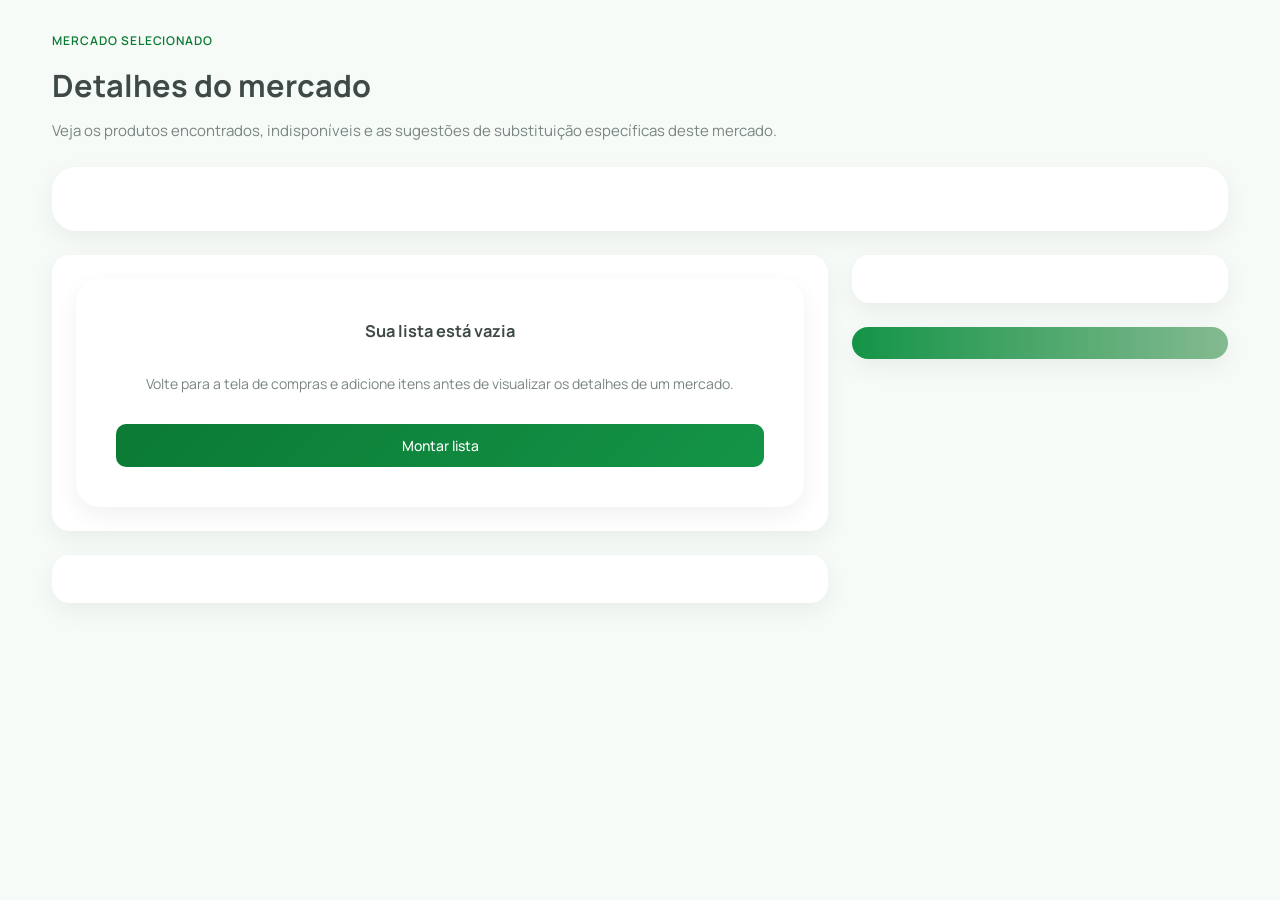
<file: cpa-admin/detalhes.html>
<!DOCTYPE html>
<html lang="pt-BR">
  <head>
    <meta charset="UTF-8" />
    <meta http-equiv="X-UA-Compatible" content="IE=edge" />
    <meta name="viewport" content="width=device-width, initial-scale=1.0" />
    <title>Comparaqui — Detalhes do mercado</title>
    <link rel="preconnect" href="https://fonts.googleapis.com" />
    <link rel="preconnect" href="https://fonts.gstatic.com" crossorigin />
    <link href="https://fonts.googleapis.com/css2?family=Manrope:wght@400;500;600;700&display=swap" rel="stylesheet" />
    <link rel="stylesheet" href="./styles/base.css" />
    <link rel="stylesheet" href="./styles/navigation.css" />
    <link rel="stylesheet" href="./styles/layout.css" />
    <link rel="stylesheet" href="./styles/components.css" />
  </head>
  <body>
    <div class="app-shell">
      <div class="page-content">
        <main>
          <div class="page-inner">
            <header class="page-header">
              <span class="eyebrow">Mercado selecionado</span>
              <h1 class="page-title">Detalhes do mercado</h1>
              <p class="page-subtitle">Veja os produtos encontrados, indisponíveis e as sugestões de substituição específicas deste mercado.</p>
            </header>

            <section class="market-header" data-market-header></section>

            <div class="page-grid">
              <section class="page-main col-8">
                <article class="card" data-products-found></article>
                <article class="card" data-products-missing></article>
              </section>
              <section class="page-side col-4 side-panel review-side">
                <article class="card" data-market-suggestions></article>
                <article class="total-economy-card" data-market-economy></article>
              </section>
            </div>
          </div>
        </main>
      </div>
    </div>

    <script type="module" src="./scripts/detalhes.js"></script>
  </body>
</html>
</file>
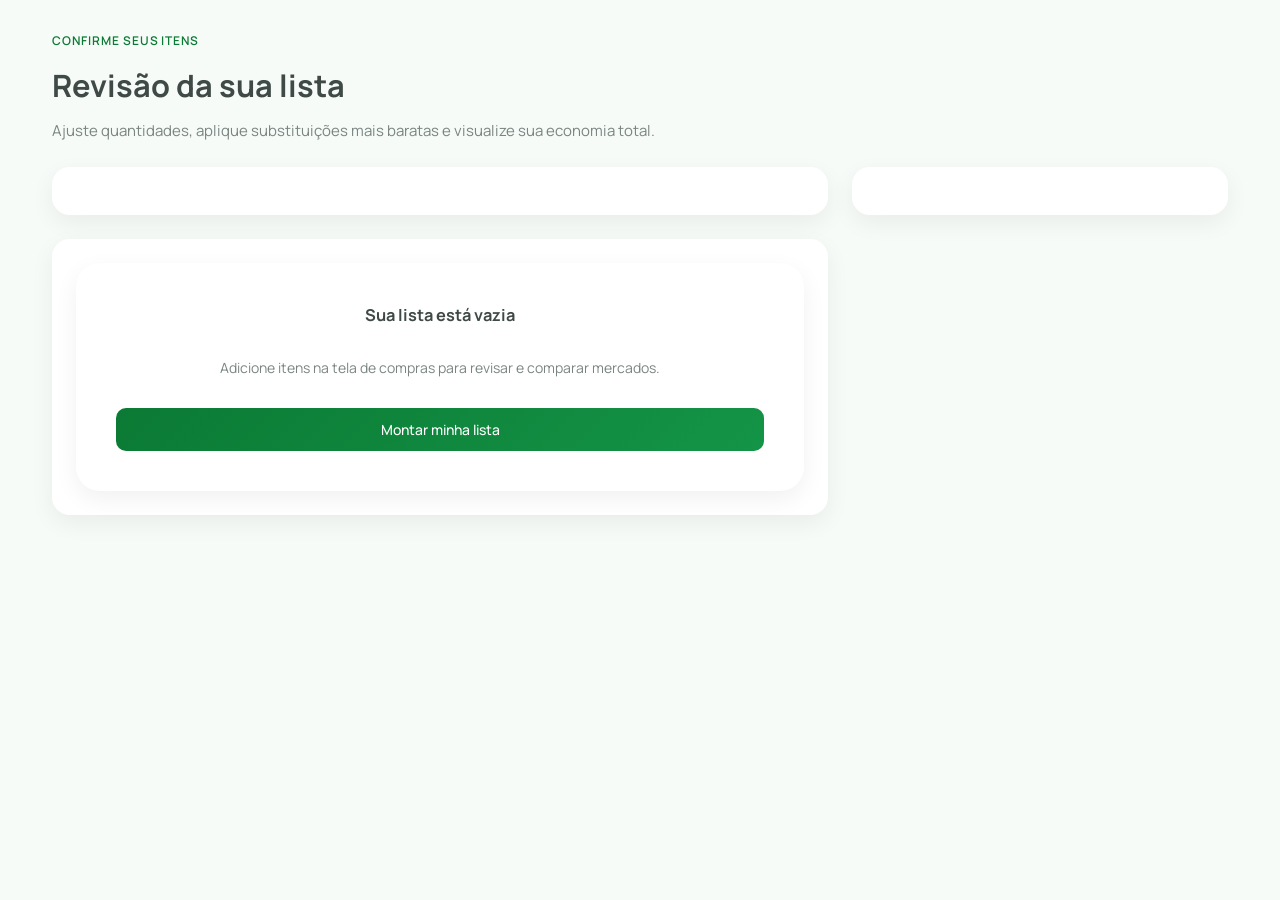
<file: cpa-admin/revisao.html>
<!DOCTYPE html>
<html lang="pt-BR">
  <head>
    <meta charset="UTF-8" />
    <meta http-equiv="X-UA-Compatible" content="IE=edge" />
    <meta name="viewport" content="width=device-width, initial-scale=1.0" />
    <title>Comparaqui — Revisão da sua lista</title>
    <link rel="preconnect" href="https://fonts.googleapis.com" />
    <link rel="preconnect" href="https://fonts.gstatic.com" crossorigin />
    <link href="https://fonts.googleapis.com/css2?family=Manrope:wght@400;500;600;700&display=swap" rel="stylesheet" />
    <link rel="stylesheet" href="./styles/base.css" />
    <link rel="stylesheet" href="./styles/navigation.css" />
    <link rel="stylesheet" href="./styles/layout.css" />
    <link rel="stylesheet" href="./styles/components.css" />
  </head>
  <body>
    <div class="app-shell">
      <div class="page-content">
        <main>
          <div class="page-inner">
            <header class="page-header">
              <span class="eyebrow">Confirme seus itens</span>
              <h1 class="page-title">Revisão da sua lista</h1>
              <p class="page-subtitle">Ajuste quantidades, aplique substituições mais baratas e visualize sua economia total.</p>
            </header>

            <div class="page-grid">
              <section class="page-main col-8">
                <article class="card" data-official-list>
                  <!-- lista oficial renderizada via JS -->
                </article>

                <article class="card" data-products-review>
                  <!-- tabela ou cards de produtos -->
                </article>

              </section>

              <section class="page-side col-4 side-panel review-side">
                <article class="card" data-alternative-list>
                  <!-- sugestões -->
                </article>

                <article class="total-economy-card" data-total-economy-card hidden>
                  <!-- economia total renderizada via JS -->
                </article>

              </section>
            </div>
          </div>
        </main>
      </div>
    </div>

    <script type="module" src="./scripts/revisao.js"></script>
  </body>
</html>
</file>
<file: cpa-admin/styles/base.css>
/* Base styles and design tokens for CPA Mockup */

:root {
  --font-primary: "Manrope", "Inter", "Segoe UI", "Helvetica Neue", Arial, sans-serif;
  --fs-xs: 12px;
  --fs-sm: 13px;
  --fs-base: 14px;
  --fs-md: 15px;
  --fs-lg: 18px;
  --fs-xl: 22px;
  --fs-2xl: 28px;
  --fs-3xl: 36px;
  --fw-regular: 400;
  --fw-medium: 500;
  --fw-semibold: 600;
  --fw-bold: 700;
  --lh-tight: 1.2;
  --lh-normal: 1.5;
  --fs-page-title: clamp(26px, 2.4vw, 32px);
  --fs-metric-value: clamp(22px, 2vw, 28px);
  --fs-hero-title: clamp(28px, 4vw, 42px);
  --verde-primario: #0b7a34;
  --verde-escuro: #064d2b;
  --verde-medio: #149447;
  --verde-claro: #e8f6ee;
  --fundo-esverdeado: #f6fbf8;
  --branco: #ffffff;
  --cinza-texto: #3f4a46;
  --cinza-secundario: #7a8580;
  --cinza-borda: #e4ede8;
  --verde-profundo: #0b7a34;
  --verde-intenso: #149447;
  --verde-suave: #84ba90;
  --verde-apoio: #e8f6ee;
  --fundo-branco-esverdeado: #f6fbf8;
  --cinza-escuro: #3f4a46;
  --cinza-medio: #7a8580;
  --cinza-claro: #e4ede8;
  --vermelho-alerta: #e53935;
  --vermelho-alerta-claro: rgba(229, 57, 53, 0.5);
  --laranja-promocional: #f59e0b;
  --gradiente-verde: linear-gradient(135deg, #0b7a34 0%, #149447 100%);
  --surface-base: #ffffff;
  --surface-muted: #f6fbf8;
  --surface-success: #e8f6ee;
  --color-success-subtle: rgba(22, 123, 47, 0.12);
  --color-success-soft: rgba(22, 123, 47, 0.16);
  --color-danger-soft: rgba(229, 57, 53, 0.12);
  --color-warning-soft: rgba(245, 158, 11, 0.14);
  --color-white-soft: rgba(255, 255, 255, 0.16);
  --color-white-border: rgba(255, 255, 255, 0.22);
  --space-2: 2px;
  --space-4: 4px;
  --space-6: 6px;
  --space-8: 8px;
  --space-10: 10px;
  --space-12: 12px;
  --space-14: 14px;
  --space-16: 16px;
  --space-18: 18px;
  --space-20: 20px;
  --space-24: 24px;
  --space-28: 28px;
  --space-32: 32px;
  --space-40: 40px;
  --space-48: 48px;
  --radius-xs: 8px;
  --radius-sm: 12px;
  --radius-md: 18px;
  --radius-lg: 24px;
  --radius-xl: 32px;
  --radius-pill: 999px;
  --shadow-soft: 0 8px 24px rgba(0, 0, 0, 0.06);
  --shadow-card: 0 8px 24px rgba(0, 0, 0, 0.06);
  --shadow-whisper: 0 2px 12px rgba(0, 0, 0, 0.04);
  --shadow-floating: 0 12px 32px rgba(0, 0, 0, 0.1);
  --shadow-sidebar: 0 0 24px rgba(0, 0, 0, 0.04);
  --home-max-width: 1600px;
  --transition-base: 0.16s ease-out;
  --content-max-width: 1280px;
  --sidebar-width: 260px;
}

* {
  box-sizing: border-box;
}

html,
body {
  height: 100%;
}

body {
  margin: 0;
  font-family: var(--font-primary);
  font-size: var(--fs-base);
  background: var(--fundo-esverdeado);
  color: var(--cinza-texto);
  line-height: var(--lh-normal);
  -webkit-font-smoothing: antialiased;
}

img {
  max-width: 100%;
  display: block;
  height: auto;
}

a {
  color: inherit;
  text-decoration: none;
}

button {
  font-family: inherit;
  cursor: pointer;
  border: none;
  background: none;
}

main {
  flex: 1 1 auto;
  padding: 32px;
}

.app-shell {
  min-height: 100vh;
  display: flex;
  background: var(--fundo-esverdeado);
}

.app-shell .sidebar {
  width: var(--sidebar-width);
  background: var(--branco);
  border-right: 1px solid var(--cinza-borda);
  display: flex;
  flex-direction: column;
  position: sticky;
  top: 0;
  height: 100vh;
  box-shadow: var(--shadow-sidebar);
}

.page-content {
  flex: 1 1 auto;
  min-width: 0;
  padding: 0;
  display: flex;
  flex-direction: column;
}

.page-inner {
  width: 100%;
  max-width: var(--content-max-width);
  margin: 0 auto;
  display: flex;
  flex-direction: column;
  gap: 24px;
  padding: 0 20px;
}

.eyebrow {
  font-size: var(--fs-xs);
  font-weight: var(--fw-semibold);
  text-transform: uppercase;
  letter-spacing: 0.08em;
  color: var(--verde-profundo);
}

.page-title {
  font-size: var(--fs-page-title);
  font-weight: var(--fw-bold);
  margin: 0;
  color: var(--cinza-escuro);
}

.page-subtitle {
  font-size: var(--fs-md);
  color: var(--cinza-medio);
  margin: 0;
}

.grid-2 {
  display: grid;
  gap: 24px;
  grid-template-columns: repeat(auto-fit, minmax(260px, 1fr));
}

.grid-3 {
  display: grid;
  gap: 24px;
  grid-template-columns: repeat(auto-fit, minmax(220px, 1fr));
}

.section-heading {
  display: flex;
  align-items: flex-end;
  justify-content: space-between;
  gap: 16px;
}

.badge {
  display: inline-flex;
  align-items: center;
  gap: 6px;
  padding: 6px 12px;
  border-radius: var(--radius-pill);
  background: var(--verde-apoio);
  color: var(--verde-profundo);
  font-size: var(--fs-xs);
  font-weight: var(--fw-semibold);
}

.btn-primary {
  display: inline-flex;
  align-items: center;
  justify-content: center;
  gap: 8px;
  padding: 11px 18px;
  border-radius: 10px;
  background: var(--gradiente-verde);
  color: #ffffff;
  font-weight: var(--fw-medium);
  transition: transform var(--transition-base), box-shadow var(--transition-base);
}

.btn-primary:hover {
  transform: translateY(-2px);
  box-shadow: var(--shadow-card);
}

.btn-secondary {
  display: inline-flex;
  align-items: center;
  justify-content: center;
  gap: 8px;
  padding: 12px 20px;
  border-radius: 10px;
  border: 1px solid var(--verde-profundo);
  color: var(--verde-profundo);
  font-weight: var(--fw-semibold);
  transition: background var(--transition-base);
}

.btn-secondary:hover {
  background: rgba(22, 123, 47, 0.12);
}

table {
  width: 100%;
  border-collapse: collapse;
  background: #ffffff;
  border-radius: var(--radius-md);
  overflow: hidden;
  box-shadow: var(--shadow-card);
}

table thead {
  background: var(--verde-apoio);
  color: var(--cinza-escuro);
}

table th,
table td {
  padding: 16px;
  text-align: left;
  border-bottom: 1px solid var(--cinza-claro);
  font-size: var(--fs-base);
}

table tbody tr:last-child td {
  border-bottom: none;
}

.status-positive {
  color: var(--verde-profundo);
  font-weight: var(--fw-semibold);
}

.status-negative {
  color: var(--vermelho-alerta);
  font-weight: var(--fw-semibold);
}

@media (max-width: 1023px) {
  .app-shell {
    flex-direction: column;
  }

  .app-shell .sidebar {
    position: fixed;
    inset: 0 auto 0 0;
    z-index: 70;
    display: flex;
    width: min(var(--sidebar-width), calc(100vw - 48px));
    height: 100dvh;
    transform: translateX(-100%);
  }

  main {
    padding: 24px 0;
  }
}

@media (max-width: 640px) {
  .grid-2,
  .grid-3 {
    grid-template-columns: 1fr;
  }

  table th,
  table td {
    padding: 12px;
    font-size: var(--fs-sm);
  }
}

.cpa-toast {
  position: fixed;
  bottom: 100px;
  left: 50%;
  transform: translateX(-50%) translateY(12px);
  background: var(--verde-escuro);
  color: var(--branco);
  padding: 12px 20px;
  border-radius: var(--radius-pill);
  font-size: var(--fs-sm);
  font-weight: var(--fw-medium);
  opacity: 0;
  pointer-events: none;
  transition: opacity 0.2s ease, transform 0.2s ease;
  z-index: 200;
}

.cpa-toast.visible {
  opacity: 1;
  transform: translateX(-50%) translateY(0);
}
</file>
<file: cpa-admin/styles/navigation.css>
/* Global navigation — app header, sidebar and drawer */

/* ── App header ── */

.app-header {
  position: sticky;
  top: 0;
  z-index: 50;
  width: 100%;
  flex-shrink: 0;
  background: var(--branco);
  border-bottom: 1px solid var(--cinza-borda);
  box-shadow: 0 2px 12px rgba(0, 0, 0, 0.04);
}

.app-header__inner {
  display: flex;
  align-items: center;
  justify-content: space-between;
  gap: 16px;
  padding: 12px 24px;
  min-height: 56px;
}

[data-shell="mvp"] .app-shell .sidebar,
[data-mvp-hidden] {
  display: none !important;
}

.app-header__address {
  position: relative;
  flex: 1 1 auto;
  min-width: 0;
}

.app-header__btn {
  display: inline-flex;
  align-items: center;
  gap: 8px;
  padding: 8px 12px;
  border-radius: 10px;
  font-size: 13px;
  font-weight: 500;
  color: var(--cinza-texto);
  background: transparent;
  transition: background var(--transition-base);
}

.app-header__btn:hover {
  background: var(--verde-claro);
}

.app-header__btn--address {
  max-width: 100%;
}

.app-header__address-text {
  overflow: hidden;
  text-overflow: ellipsis;
  white-space: nowrap;
}

.app-header__chevron {
  flex-shrink: 0;
  color: var(--cinza-secundario);
  transition: transform var(--transition-base);
}

.app-header__btn[aria-expanded="true"] .app-header__chevron {
  transform: rotate(180deg);
}

.app-header__actions {
  display: flex;
  align-items: center;
  gap: 8px;
  flex-shrink: 0;
}

.app-header__btn--menu {
  display: none;
  flex-shrink: 0;
}

.app-header__notifications,
.app-header__account {
  position: relative;
}

.app-header__btn--icon {
  position: relative;
  padding: 8px;
  border-radius: 50%;
}

.app-header__badge {
  position: absolute;
  top: 4px;
  right: 4px;
  min-width: 16px;
  height: 16px;
  padding: 0 4px;
  border-radius: var(--radius-pill);
  background: var(--vermelho-alerta);
  color: var(--branco);
  font-size: 10px;
  font-weight: 700;
  display: flex;
  align-items: center;
  justify-content: center;
  line-height: 1;
}

.app-header__btn--account {
  gap: 10px;
  padding: 6px 12px 6px 6px;
  border-radius: var(--radius-pill);
  border: 1px solid var(--cinza-borda);
}

.app-header__avatar {
  width: 32px;
  height: 32px;
  border-radius: 50%;
  object-fit: cover;
  flex-shrink: 0;
  border: 2px solid var(--verde-claro);
}

.app-header__dropdown {
  position: absolute;
  top: calc(100% + 8px);
  right: 0;
  min-width: 280px;
  max-width: 360px;
  background: var(--branco);
  border: 1px solid var(--cinza-borda);
  border-radius: var(--radius-md);
  box-shadow: var(--shadow-floating);
  overflow: hidden;
  z-index: 60;
}

.app-header__address .app-header__dropdown {
  left: 0;
  right: auto;
}

.app-header__dropdown-head {
  padding: 12px 16px;
  font-size: 12px;
  font-weight: 600;
  text-transform: uppercase;
  letter-spacing: 0.06em;
  color: var(--cinza-secundario);
  border-bottom: 1px solid var(--cinza-borda);
}

.app-header__dropdown-item {
  display: flex;
  align-items: center;
  gap: 10px;
  width: 100%;
  padding: 12px 16px;
  font-size: 13px;
  font-weight: 500;
  color: var(--cinza-texto);
  text-align: left;
  transition: background var(--transition-base);
}

.app-header__dropdown-item:hover {
  background: var(--verde-claro);
}

.app-header__dropdown-item--active {
  background: var(--verde-claro);
  color: var(--verde-escuro);
  font-weight: 600;
}

.app-header__notification {
  display: flex;
  flex-direction: column;
  gap: 4px;
  padding: 12px 16px;
  border-bottom: 1px solid var(--cinza-borda);
  font-size: 13px;
}

.app-header__notification:last-child {
  border-bottom: none;
}

.app-header__notification--unread {
  background: rgba(232, 246, 238, 0.5);
}

.app-header__notification strong {
  font-size: 13px;
  color: var(--verde-escuro);
}

.app-header__notification span {
  color: var(--cinza-secundario);
  font-size: 12px;
  line-height: 1.4;
}

.app-header__notification time {
  font-size: 11px;
  color: var(--cinza-secundario);
}

.app-header__dropdown--notifications {
  max-height: 320px;
  overflow-y: auto;
}

/* ── Sidebar ── */

.app-shell .sidebar {
  width: var(--sidebar-width);
  padding: 20px 16px;
  gap: 0;
  transition: transform var(--transition-base);
  overflow-x: hidden;
  overflow-y: auto;
}

.sidebar__primary {
  display: flex;
  flex-direction: column;
  gap: 4px;
}

.sidebar__spacer {
  display: none;
}

/* Nav items */

.sidebar-nav-item {
  display: flex;
  align-items: center;
  gap: 12px;
  padding: 10px 12px;
  border-radius: 12px;
  color: var(--cinza-medio);
  transition: background var(--transition-base), color var(--transition-base);
  text-decoration: none;
  min-height: 44px;
}

.sidebar-nav-item:hover {
  background: var(--verde-claro);
  color: var(--verde-escuro);
}

.sidebar-nav-item--active {
  background: var(--verde-claro);
  color: var(--verde-escuro);
}

.sidebar-nav-item--active .sidebar-nav-item__title {
  font-weight: 600;
}

.sidebar-nav-item--disabled {
  opacity: 0.55;
  cursor: not-allowed;
}

.sidebar-nav-item__icon {
  display: flex;
  align-items: center;
  justify-content: center;
  width: 36px;
  height: 36px;
  flex-shrink: 0;
  border-radius: 10px;
}

.sidebar-nav-item--active .sidebar-nav-item__icon {
  color: var(--verde-escuro);
}

.sidebar-nav-item__text {
  display: flex;
  flex-direction: column;
  gap: 2px;
  min-width: 0;
  overflow: hidden;
  opacity: 1;
  transition: opacity var(--transition-base);
}

.sidebar-nav-item__title {
  font-size: 13px;
  font-weight: 500;
  white-space: nowrap;
}

.sidebar-nav-item__desc {
  font-size: 11px;
  color: var(--cinza-secundario);
  white-space: nowrap;
  overflow: hidden;
  text-overflow: ellipsis;
}

/* Sidebar promo card */

.sidebar-promo {
  flex: 1 1 auto;
  display: flex;
  flex-direction: column;
  min-height: 0;
  margin-top: 16px;
  border-radius: var(--radius-md);
  background: var(--verde-claro);
  border: 1px solid rgba(11, 122, 52, 0.12);
  overflow: hidden;
}

.sidebar-promo__image {
  flex: 1 1 auto;
  width: 100%;
  height: auto;
  min-height: 80px;
  object-fit: cover;
  object-position: center 30%;
  mask-image: linear-gradient(to bottom, #000 55%, transparent 100%);
  -webkit-mask-image: linear-gradient(to bottom, #000 55%, transparent 100%);
}

.sidebar-promo__body {
  flex-shrink: 0;
  margin-top: -20px;
  position: relative;
  z-index: 1;
  padding: 16px 14px 20px;
  display: flex;
  flex-direction: column;
  gap: 8px;
  background: linear-gradient(to bottom, transparent 0%, var(--verde-claro) 28%);
}

.sidebar-promo__title {
  margin: 0;
  font-size: 13px;
  font-weight: 700;
  color: var(--verde-escuro);
  line-height: 1.3;
}

.sidebar-promo__text {
  margin: 0;
  font-size: 11px;
  line-height: 1.5;
  color: var(--cinza-secundario);
}

.sidebar-promo__cta {
  margin-top: 4px;
  width: 100%;
  padding: 9px 12px;
  font-size: 12px;
  font-weight: 600;
  border-radius: var(--radius-sm);
}

.sidebar-overlay {
  position: fixed;
  inset: 0;
  z-index: 60;
  display: none;
  background: rgba(6, 77, 43, 0.28);
  cursor: default;
}

/* Responsive */

@media (min-width: 1024px) {
  .app-header__btn--menu,
  .sidebar-overlay {
    display: none !important;
  }
}

@media (max-width: 1023px) {
  .app-header {
    display: block;
  }

  .app-header__inner {
    padding: 10px 16px;
  }

  .app-header__btn--menu {
    display: inline-flex;
  }

  .app-header__btn--account {
    padding: 6px;
  }

  .app-header__btn--account > span,
  .app-header__btn--account .app-header__chevron {
    display: none;
  }

  [data-sidebar="drawer"] .app-shell .sidebar {
    transform: translateX(-100%);
  }

  [data-sidebar="drawer"][data-drawer-open="true"] .app-shell .sidebar {
    transform: translateX(0);
  }

  [data-sidebar="drawer"][data-drawer-open="true"] .sidebar-overlay {
    display: block;
  }

  .page-content {
    padding-bottom: 0;
  }
}

@media (max-width: 640px) {
  .app-header__inner {
    gap: 8px;
  }

  .app-header__btn--address {
    padding-left: 8px;
    padding-right: 8px;
  }
}
</file>
<file: cpa-admin/styles/layout.css>
/* Layout-specific utility classes */

.page-grid {
  display: grid;
  grid-template-columns: repeat(12, minmax(0, 1fr));
  gap: 24px;
  align-items: start;
  width: 100%;
}

.col-12 {
  grid-column: span 12;
}

.col-8 {
  grid-column: span 8;
}

.col-6 {
  grid-column: span 6;
}

.col-4 {
  grid-column: span 4;
}

.page-main,
.page-side {
  display: flex;
  flex-direction: column;
  gap: 24px;
  min-width: 0;
}

.page-side {
  position: sticky;
  top: 80px;
  align-self: start;
}

.hero {
  display: grid;
  grid-template-columns: 1.1fr 0.9fr;
  align-items: center;
  gap: 48px;
  padding: 48px;
  background: #ffffff;
  border-radius: var(--radius-lg);
  box-shadow: var(--shadow-soft);
  position: relative;
  overflow: hidden;
}

.hero::after {
  content: "";
  position: absolute;
  inset: -120px 40% -120px -120px;
  background: radial-gradient(circle at center, rgba(0, 140, 58, 0.16), transparent 60%);
  pointer-events: none;
}

.hero-content {
  position: relative;
  display: flex;
  flex-direction: column;
  gap: 20px;
  z-index: 1;
}

.hero-eyebrow {
  font-size: var(--fs-sm);
  font-weight: var(--fw-semibold);
  letter-spacing: 0.1em;
  text-transform: uppercase;
  color: var(--verde-profundo);
}

.hero-title {
  font-size: var(--fs-hero-title);
  font-weight: var(--fw-bold);
  color: var(--cinza-escuro);
  margin: 0;
  line-height: var(--lh-tight);
}

.hero-text {
  font-size: var(--fs-lg);
  color: var(--cinza-medio);
  max-width: 520px;
}

.hero-actions {
  display: flex;
  flex-wrap: wrap;
  gap: 16px;
}

.hero-illustration {
  position: relative;
  z-index: 1;
  display: flex;
  justify-content: center;
}

.hero-illustration .basket-card {
  width: 100%;
  max-width: 360px;
  background: #ffffff;
  border-radius: var(--radius-lg);
  padding: 32px;
  display: flex;
  flex-direction: column;
  gap: 16px;
  box-shadow: var(--shadow-soft);
}

.hero-illustration .basket-card img {
  width: 100%;
  border-radius: var(--radius-md);
}

.hero-illustration .basket-card .economy-tag {
  align-self: flex-start;
  padding: 8px 14px;
  border-radius: var(--radius-pill);
  background: var(--verde-apoio);
  color: var(--verde-profundo);
  font-weight: var(--fw-semibold);
}

.stacked-section {
  display: flex;
  flex-direction: column;
  gap: 24px;
}

.cards-row {
  display: grid;
  gap: 24px;
  grid-template-columns: repeat(auto-fit, minmax(220px, 1fr));
}

.products-view {
  display: flex;
  flex-direction: column;
}

.products-cards {
  display: none;
  gap: 16px;
  grid-template-columns: 1fr;
}

.products-table-wrap {
  display: block;
}

.steps-grid {
  display: grid;
  gap: 20px;
  grid-template-columns: repeat(auto-fit, minmax(200px, 1fr));
}

.steps-grid .step {
  background: #ffffff;
  border-radius: var(--radius-md);
  padding: 24px;
  box-shadow: var(--shadow-card);
  display: flex;
  flex-direction: column;
  gap: 12px;
}

.steps-grid .step span {
  width: 40px;
  height: 40px;
  border-radius: 50%;
  background: var(--verde-apoio);
  color: var(--verde-profundo);
  display: flex;
  align-items: center;
  justify-content: center;
  font-weight: var(--fw-bold);
}

.metrics-row {
  display: grid;
  gap: 16px;
  grid-template-columns: repeat(auto-fit, minmax(180px, 1fr));
}

.metrics-row .metric-card {
  background: #ffffff;
  border-radius: var(--radius-md);
  padding: 20px;
  display: flex;
  flex-direction: column;
  gap: 8px;
  box-shadow: var(--shadow-card);
}

.metrics-row .metric-card--with-icon {
  min-height: 148px;
}

.metrics-row .metric-card .metric-card__icon {
  width: 40px;
  height: 40px;
  border-radius: 12px;
  background: var(--verde-apoio);
  color: var(--verde-profundo);
  display: inline-flex;
  align-items: center;
  justify-content: center;
  font-size: var(--fs-lg);
}

.metrics-row .metric-card strong {
  font-size: var(--fs-metric-value);
  color: var(--verde-profundo);
}

.metrics-row .metric-card span {
  color: var(--cinza-medio);
  font-size: var(--fs-sm);
}

.category-grid {
  display: grid;
  gap: 16px;
  grid-template-columns: repeat(auto-fit, minmax(140px, 1fr));
}

.category-card {
  background: #ffffff;
  border-radius: var(--radius-md);
  padding: 20px;
  text-align: center;
  display: flex;
  flex-direction: column;
  gap: 12px;
  box-shadow: var(--shadow-card);
  transition: transform var(--transition-base);
}

.category-card:hover {
  transform: translateY(-6px);
}

.category-card .icon-wrapper {
  width: 56px;
  height: 56px;
  border-radius: 18px;
  margin: 0 auto;
  background: var(--verde-apoio);
  display: flex;
  align-items: center;
  justify-content: center;
  font-size: 26px;
}

.category-card strong {
  font-size: var(--fs-md);
}

.summary-panel {
  background: #ffffff;
  border-radius: var(--radius-lg);
  padding: 32px;
  display: flex;
  flex-direction: column;
  gap: 16px;
  box-shadow: var(--shadow-soft);
}

.summary-panel .summary-metric {
  display: flex;
  align-items: center;
  justify-content: space-between;
  font-weight: var(--fw-semibold);
  color: var(--cinza-escuro);
}

.summary-panel .summary-metric span {
  color: var(--cinza-medio);
  font-weight: var(--fw-medium);
}

.comparison-grid {
  display: flex;
  gap: 24px;
  overflow-x: auto;
  scroll-behavior: smooth;
  scroll-snap-type: x proximity;
  padding-bottom: 8px;
}

.comparison-card {
  flex: 0 0 min(300px, 82vw);
  background: #ffffff;
  border-radius: var(--radius-md);
  padding: 24px;
  display: flex;
  flex-direction: column;
  gap: 16px;
  box-shadow: var(--shadow-card);
  scroll-snap-align: start;
}

.comparison-card .header {
  display: flex;
  align-items: center;
  gap: 12px;
}

.comparison-card .header .market-icon {
  width: 48px;
  height: 48px;
  border-radius: 16px;
  background: var(--verde-apoio);
  display: flex;
  align-items: center;
  justify-content: center;
  font-size: 22px;
}

.comparison-card .header .market-icon img,
.market-icon img {
  width: 48px;
  height: 48px;
  object-fit: contain;
  border-radius: 12px;
}

.comparison-card .price {
  font-size: var(--fs-metric-value);
  font-weight: var(--fw-bold);
  color: var(--verde-profundo);
}

.comparison-card ul {
  list-style: none;
  padding: 0;
  margin: 0;
  display: grid;
  gap: 8px;
}

.review-side {
  align-content: start;
}

.market-header {
  background: #ffffff;
  border-radius: var(--radius-lg);
  padding: 32px;
  display: flex;
  flex-direction: column;
  gap: 24px;
  box-shadow: var(--shadow-soft);
}

.market-header .top-row {
  display: flex;
  flex-wrap: wrap;
  gap: 20px;
  align-items: center;
  justify-content: space-between;
}

.market-header__summary-grid {
  display: grid;
  grid-template-columns: 2fr 1fr;
  gap: 24px;
  align-items: stretch;
}

.market-stats {
  display: grid;
  gap: 16px;
  grid-template-columns: repeat(2, minmax(0, 1fr));
}

.market-stats .stat-card {
  background: var(--verde-apoio);
  border-radius: var(--radius-md);
  padding: 16px;
  display: grid;
  grid-template-columns: auto 1fr;
  gap: 12px;
  align-items: center;
}

.market-stats .stat-card strong {
  display: block;
  margin-top: 6px;
  font-size: var(--fs-metric-value);
  line-height: var(--lh-tight);
  color: var(--verde-profundo);
}

.market-stats .stat-card span {
  font-size: var(--fs-xs);
  text-transform: uppercase;
  letter-spacing: 0.08em;
  color: rgba(22, 123, 47, 0.8);
}

.market-stats .stat-card .stat-card__icon {
  width: 36px;
  height: 36px;
  border-radius: 12px;
  background: #ffffff;
  color: var(--verde-profundo);
  display: inline-flex;
  align-items: center;
  justify-content: center;
  flex-shrink: 0;
  letter-spacing: 0;
  text-transform: none;
}

.actions-row {
  display: flex;
  flex-wrap: wrap;
  gap: 12px;
}

.card {
  background: #ffffff;
  border-radius: var(--radius-md);
  padding: 24px;
  box-shadow: var(--shadow-card);
}

.card.positive {
  background: var(--verde-apoio);
}

.list-clean {
  margin: 0;
  padding: 0;
  list-style: none;
  display: grid;
  gap: 12px;
}

.list-clean li {
  display: flex;
  align-items: center;
  justify-content: space-between;
  padding: 12px 16px;
  border-radius: var(--radius-md);
  background: #ffffff;
  box-shadow: var(--shadow-card);
}

@media (max-width: 1024px) {
  .hero {
    grid-template-columns: 1fr;
    padding: 32px 24px;
  }

  .market-header__summary-grid {
    grid-template-columns: 1fr;
  }

  .market-header {
    padding: 24px;
  }
}

@media (max-width: 1023px) {
  .page-grid {
    grid-template-columns: 1fr;
  }

  .col-12,
  .col-8,
  .col-6,
  .col-4 {
    grid-column: 1 / -1;
  }

  .page-side {
    position: static;
  }
}

@media (max-width: 640px) {
  .hero {
    padding: 24px 20px;
  }

  .hero-actions {
    flex-direction: column;
    align-items: stretch;
  }

  .category-grid {
    grid-template-columns: repeat(2, minmax(0, 1fr));
  }

  .steps-grid {
    grid-template-columns: 1fr;
  }
}
</file>
<file: cpa-admin/styles/components.css>
/* Reusable component styles */

.card,
.ui-card,
.home-card,
.panel-card,
.product-card,
.metric-card,
.comparison-card,
.summary-panel {
  background: var(--surface-base);
  border-radius: var(--radius-md);
  box-shadow: var(--shadow-card);
}

.card,
.ui-card,
.home-card,
.panel-card {
  padding: var(--space-24);
}

.ui-card--section,
.home-card {
  border: 1px solid var(--cinza-borda);
}

.ui-card--panel,
.panel-card {
  box-shadow: var(--shadow-whisper);
  border: 1px solid var(--cinza-borda);
}

.ui-card--metric,
.metric-card {
  display: flex;
  flex-direction: column;
  gap: var(--space-8);
}

.ui-card--promo {
  color: var(--branco);
  background: var(--gradiente-verde);
}

.section-header,
.section-heading {
  display: flex;
  align-items: center;
  justify-content: space-between;
  gap: var(--space-12);
}

.section-header--stack {
  align-items: flex-start;
  flex-direction: column;
}

.section-header--wrap,
.section-heading {
  flex-wrap: wrap;
}

.title,
.page-title,
.section-title,
.card-title,
.card-heading,
.panel-title,
.panel-card__title {
  margin: 0;
  color: var(--cinza-escuro);
  font-weight: var(--fw-bold);
}

.section-title {
  font-size: var(--fs-lg);
}

.section-title--large {
  font-size: var(--fs-2xl);
  margin-top: var(--space-4);
}

.card-title,
.card-heading {
  font-size: var(--fs-md);
}

.panel-title,
.panel-card__title {
  font-size: var(--fs-base);
}

.side-panel,
.page-side {
  min-width: 0;
}

.side-panel__section,
.panel-card {
  display: grid;
  gap: var(--space-16);
}

.form-control,
.search-field,
.comparison-search {
  border: 1px solid var(--cinza-claro);
  border-radius: var(--radius-sm);
  background: var(--surface-base);
}

.form-control input,
.search-field input,
.comparison-search input {
  min-width: 0;
}

body.auth-page {
  min-height: 100vh;
  background:
    radial-gradient(circle at 84% 16%, rgba(132, 186, 144, 0.22), transparent 30%),
    linear-gradient(180deg, #ffffff 0%, var(--fundo-esverdeado) 54%, #eef8f1 100%),
    var(--fundo-esverdeado);
}

.auth-shell {
  min-height: 100vh;
  display: block;
}

.auth-main {
  display: flex;
  flex-direction: column;
  gap: var(--space-24);
  min-width: 0;
}

.auth-hero {
  position: relative;
  display: grid;
  align-content: center;
  min-height: 640px;
  padding: clamp(36px, 4vw, 56px);
  border: 1px solid var(--cinza-borda);
  border-radius: var(--radius-lg);
  overflow: hidden;
  color: var(--cinza-escuro);
  background:
    linear-gradient(90deg, rgba(255, 255, 255, 0.98) 0%, rgba(255, 255, 255, 0.9) 36%, rgba(255, 255, 255, 0.48) 62%, rgba(255, 255, 255, 0.08) 84%),
    linear-gradient(180deg, rgba(246, 251, 248, 0) 42%, rgba(246, 251, 248, 0.88) 100%),
    url("../assets/bg-login.png") right bottom / min(64%, 620px) auto no-repeat,
    linear-gradient(135deg, #ffffff 0%, #f5fbf7 100%);
  box-shadow: var(--shadow-card);
}

.auth-hero::after {
  content: "";
  position: absolute;
  inset: auto -6% -10% auto;
  width: 34%;
  height: 34%;
  background: radial-gradient(circle, rgba(132, 186, 144, 0.18), transparent 66%);
  pointer-events: none;
}

.auth-hero__content {
  position: relative;
  z-index: 1;
  display: grid;
  gap: var(--space-24);
  max-width: 620px;
}

.auth-logo {
  width: 168px;
  height: auto;
}

.auth-hero__copy {
  display: grid;
  gap: var(--space-20);
  max-width: 560px;
}

.auth-hero__title,
.auth-mobile-hero__title {
  margin: 0;
  font-size: var(--fs-hero-title);
  font-weight: var(--fw-bold);
  line-height: var(--lh-tight);
  letter-spacing: 0;
}

.auth-hero__text,
.auth-mobile-hero__text {
  max-width: 520px;
  margin: 0;
  font-size: var(--fs-lg);
  line-height: 1.55;
}

.auth-hero__text {
  color: var(--cinza-medio);
}

.auth-hero__features {
  display: grid;
  gap: var(--space-18);
  max-width: 520px;
  margin-top: var(--space-16);
}

.auth-feature {
  display: grid;
  grid-template-columns: 48px minmax(0, 1fr);
  gap: var(--space-14);
  align-items: center;
}

.auth-feature__icon,
.auth-benefit__icon {
  display: inline-flex;
  align-items: center;
  justify-content: center;
  flex-shrink: 0;
  width: 48px;
  height: 48px;
  border-radius: 12px;
  background: var(--verde-apoio);
  color: var(--verde-escuro);
  line-height: 1;
}

.auth-feature__icon .icon,
.auth-benefit__icon .icon {
  display: block;
  margin: auto;
}

.auth-feature strong,
.auth-feature span,
.auth-benefit strong,
.auth-benefit span {
  display: block;
}

.auth-feature strong,
.auth-benefit strong {
  color: var(--verde-escuro);
  font-size: var(--fs-sm);
  font-weight: var(--fw-bold);
}

.auth-feature span,
.auth-benefit span {
  color: var(--cinza-medio);
  font-size: var(--fs-xs);
}

.auth-callout {
  display: grid;
  grid-template-columns: 46px minmax(0, 1fr);
  gap: var(--space-12);
  align-items: center;
  max-width: 520px;
  margin-top: var(--space-24);
  padding: var(--space-14) var(--space-16);
  border: 1px solid rgba(11, 122, 52, 0.12);
  border-radius: var(--radius-sm);
  background: rgba(232, 246, 238, 0.72);
}

.auth-callout .icon {
  color: var(--verde-escuro);
}

.auth-panel {
  display: grid;
  place-items: center;
  min-height: 640px;
  padding: 0;
  min-width: 0;
}

.auth-card-wrap {
  display: grid;
  width: min(100%, 650px);
}

.auth-mobile-head,
.auth-mobile-hero {
  display: none;
}

.auth-feedback {
  display: none;
  margin: 0;
  padding: var(--space-10) var(--space-12);
  border-radius: var(--radius-sm);
  background: var(--verde-apoio);
  color: var(--verde-escuro);
  font-size: var(--fs-sm);
  font-weight: var(--fw-semibold);
}

.auth-feedback.is-visible {
  display: block;
}

.auth-register {
  margin: 0;
  color: var(--cinza-medio);
  font-size: var(--fs-sm);
  text-align: center;
}

.auth-benefits {
  display: grid;
  grid-template-columns: repeat(2, minmax(0, 1fr));
  gap: var(--space-16) var(--space-20);
  width: 100%;
  margin: 0;
  padding: var(--space-20);
  border: 1px solid var(--cinza-borda);
  border-radius: var(--radius-lg);
  background: rgba(255, 255, 255, 0.92);
  box-shadow: var(--shadow-card);
}

.auth-benefit {
  display: grid;
  grid-template-columns: 48px minmax(0, 1fr);
  gap: var(--space-14);
  align-items: center;
  padding: var(--space-12);
}

.auth-hero__content > strong {
  font-size: var(--fs-lg);
  line-height: var(--lh-tight);
}

@media (max-width: 1023px) {
  .auth-shell {
    display: block;
  }

  .auth-main {
    order: 2;
  }

  .auth-hero {
    display: none;
  }

  .auth-panel {
    display: block;
    min-height: auto;
    order: 1;
    padding: 40px 20px 30px;
  }

  .auth-card-wrap {
    width: 100%;
    max-width: 860px;
    margin: 0 auto;
    gap: var(--space-24);
  }

  .auth-mobile-head {
    display: flex;
    justify-content: center;
  }

  .auth-mobile-head .auth-logo {
    width: 340px;
  }

  .auth-mobile-hero {
    display: grid;
    grid-template-columns: minmax(0, 0.9fr) minmax(260px, 1.1fr);
    gap: var(--space-20);
    align-items: center;
    min-height: 390px;
    margin-top: var(--space-10);
    background:
      linear-gradient(90deg, rgba(246, 251, 248, 0.96) 0%, rgba(246, 251, 248, 0.62) 46%, rgba(246, 251, 248, 0.06) 100%),
      url("../assets/bg-login.png") right bottom / min(58%, 520px) auto no-repeat;
  }

  .auth-mobile-hero__image {
    display: none;
  }

  .auth-mobile-hero__copy {
    display: grid;
    gap: var(--space-18);
    align-content: center;
    max-width: 380px;
  }

  .auth-mobile-hero__title {
    color: var(--cinza-escuro);
  }

  .auth-mobile-hero__text {
    color: var(--cinza-medio);
    font-size: var(--fs-lg);
  }

  .auth-benefits {
    grid-template-columns: repeat(2, minmax(0, 1fr));
    width: calc(100% - 40px);
    margin: 0 auto 30px;
    padding: var(--space-24);
  }

}

@media (max-width: 640px) {
  .auth-panel {
    padding: 28px 16px 24px;
  }

  .auth-mobile-head .auth-logo {
    width: min(100%, 270px);
  }

  .auth-mobile-hero {
    min-height: 380px;
    grid-template-columns: 1fr;
    background:
      linear-gradient(90deg, rgba(246, 251, 248, 0.94), rgba(246, 251, 248, 0.42)),
      url("../assets/bg-login.png") right top / 62% auto no-repeat;
  }

  .auth-mobile-hero__copy {
    max-width: 310px;
    padding-top: 30px;
  }

  .auth-mobile-hero__title {
    font-size: 42px;
  }

  .auth-mobile-hero__text {
    font-size: var(--fs-lg);
  }

  .form-card {
    padding: var(--space-24);
  }

  .form-card__title {
    font-size: var(--fs-xl);
  }

  .form-row,
  .form-actions {
    width: 100%;
  }

  .form-row {
    align-items: flex-start;
  }

  .auth-benefits {
    grid-template-columns: 1fr;
    gap: var(--space-18);
    width: calc(100% - 32px);
  }

  .auth-benefit {
    padding: 0;
  }

  .auth-benefit + .auth-benefit {
    padding-top: var(--space-18);
    border-top: 1px solid var(--cinza-borda);
  }
}

.form-card {
  display: grid;
  gap: var(--space-20);
  width: 100%;
  padding: var(--space-32);
  border: 1px solid var(--cinza-borda);
  border-radius: var(--radius-md);
  background: var(--surface-base);
  box-shadow: var(--shadow-floating);
}

.form-card__header {
  display: grid;
  gap: var(--space-8);
}

.form-card__title {
  margin: 0;
  color: var(--cinza-escuro);
  font-size: var(--fs-2xl);
  font-weight: var(--fw-bold);
  line-height: var(--lh-tight);
}

.form-card__text {
  margin: 0;
  color: var(--cinza-medio);
  font-size: var(--fs-base);
}

.form-stack {
  display: grid;
  gap: var(--space-16);
}

.form-row {
  display: flex;
  align-items: center;
  justify-content: space-between;
  gap: var(--space-16);
  flex-wrap: wrap;
}

.form-actions {
  display: grid;
  gap: var(--space-12);
}

.form-actions .btn-primary,
.form-actions .btn-secondary {
  width: 100%;
  min-height: 48px;
}

.form-field {
  display: grid;
  gap: var(--space-8);
}

.form-label {
  color: var(--cinza-escuro);
  font-size: var(--fs-sm);
  font-weight: var(--fw-semibold);
}

.form-input-wrap {
  position: relative;
  display: flex;
  align-items: center;
}

.form-input-icon {
  position: absolute;
  left: 14px;
  display: inline-flex;
  align-items: center;
  justify-content: center;
  color: var(--cinza-medio);
  pointer-events: none;
}

.form-input {
  width: 100%;
  min-height: 48px;
  padding: 0 14px;
  border: 1px solid var(--cinza-claro);
  border-radius: var(--radius-sm);
  background: var(--surface-base);
  color: var(--cinza-escuro);
  font: inherit;
  font-weight: var(--fw-medium);
  outline: none;
  transition: border-color var(--transition-base), box-shadow var(--transition-base), background var(--transition-base);
}

.form-input-wrap .form-input {
  padding-left: 44px;
}

.form-input-wrap:has(.form-password-toggle) .form-input {
  padding-right: 48px;
}

.form-input::placeholder {
  color: var(--cinza-medio);
  font-weight: var(--fw-regular);
}

.form-input:focus {
  border-color: var(--verde-profundo);
  box-shadow: 0 0 0 4px rgba(11, 122, 52, 0.12);
}

.form-input:disabled {
  background: var(--fundo-esverdeado);
  color: var(--cinza-medio);
  cursor: not-allowed;
}

.form-field.is-error .form-input,
.form-input[aria-invalid="true"] {
  border-color: var(--vermelho-alerta);
  box-shadow: 0 0 0 4px rgba(229, 57, 53, 0.1);
}

.form-error {
  display: none;
  margin: 0;
  color: var(--vermelho-alerta);
  font-size: var(--fs-xs);
  font-weight: var(--fw-semibold);
}

.form-field.is-error .form-error,
.form-error.is-visible {
  display: block;
}

.form-password-toggle {
  position: absolute;
  right: 8px;
  display: inline-flex;
  align-items: center;
  justify-content: center;
  width: 36px;
  height: 36px;
  border-radius: 10px;
  color: var(--cinza-medio);
  transition: background var(--transition-base), color var(--transition-base);
}

.form-password-toggle:hover,
.form-password-toggle:focus-visible {
  background: var(--verde-apoio);
  color: var(--verde-profundo);
  outline: none;
}

.form-checkbox {
  display: inline-flex;
  align-items: center;
  gap: var(--space-8);
  color: var(--cinza-texto);
  font-size: var(--fs-sm);
  font-weight: var(--fw-medium);
  cursor: pointer;
}

.form-checkbox input {
  width: 18px;
  height: 18px;
  margin: 0;
  accent-color: var(--verde-profundo);
  cursor: pointer;
}

.form-checkbox input:focus-visible {
  outline: 3px solid rgba(11, 122, 52, 0.18);
  outline-offset: 2px;
}

.form-link {
  color: var(--verde-profundo);
  font-size: var(--fs-sm);
  font-weight: var(--fw-semibold);
  transition: color var(--transition-base);
}

.form-link:hover,
.form-link:focus-visible {
  color: var(--verde-escuro);
  text-decoration: underline;
  outline: none;
}

.btn:disabled,
.btn-primary:disabled,
.btn-secondary:disabled {
  opacity: 0.55;
  cursor: not-allowed;
  transform: none;
  box-shadow: none;
}

.btn {
  display: inline-flex;
  align-items: center;
  justify-content: center;
  gap: var(--space-8);
  min-height: 40px;
  font-weight: var(--fw-semibold);
  line-height: 1;
  transition: background var(--transition-base), color var(--transition-base), transform var(--transition-base), box-shadow var(--transition-base);
}

.btn--primary {
  background: var(--gradiente-verde);
  color: var(--branco);
}

.btn--secondary {
  background: var(--surface-base);
  color: var(--verde-profundo);
  border: 1px solid var(--cinza-borda);
}

.btn--ghost {
  background: transparent;
  color: var(--cinza-medio);
}

.btn--danger {
  color: var(--vermelho-alerta);
}

.btn--inverted {
  background: var(--branco);
  color: var(--verde-escuro);
  box-shadow: none;
}

.btn--inverted:hover {
  transform: translateY(-1px);
  box-shadow: var(--shadow-whisper);
}

.btn--sm {
  min-height: 36px;
  padding: 8px 12px;
  border-radius: var(--radius-sm);
  font-size: var(--fs-xs);
}

.btn--md {
  min-height: 44px;
  padding: 11px 18px;
  border-radius: var(--radius-sm);
  font-size: var(--fs-base);
}

.btn--pill {
  border-radius: var(--radius-pill);
}

.product-card {
  padding: 20px;
  display: grid;
  grid-template-columns: 72px 1fr;
  gap: 16px;
  position: relative;
}

.product-card.unavailable {
  opacity: 0.6;
}

.product-card .product-thumb {
  width: 72px;
  height: 72px;
  border-radius: 20px;
  background: var(--verde-apoio);
  display: flex;
  align-items: center;
  justify-content: center;
  font-size: 32px;
}

.product-card .product-info {
  display: grid;
  gap: 8px;
}

.product-card .product-info h3 {
  margin: 0;
  font-size: var(--fs-md);
  font-weight: var(--fw-semibold);
  color: var(--cinza-escuro);
}

.product-card .product-info p {
  margin: 0;
  font-size: var(--fs-sm);
  color: var(--cinza-medio);
}

.product-card .product-meta {
  display: flex;
  align-items: center;
  gap: 16px;
}

.product-card .price {
  font-size: var(--fs-lg);
  font-weight: var(--fw-bold);
  color: var(--verde-profundo);
}

.product-card .quantity-controls {
  display: inline-flex;
  align-items: center;
  gap: 8px;
  background: var(--verde-apoio);
  border-radius: var(--radius-pill);
  padding: 6px 10px;
}

.quantity-controls button {
  width: 28px;
  height: 28px;
  border-radius: 20%;
  background: #ffffff;
  color: var(--verde-profundo);
  font-weight: 700;
  border: 1px solid rgba(22, 123, 47, 0.2);
  transition: background var(--transition-base);
}

.quantity-controls button:hover {
  background: rgba(22, 123, 47, 0.12);
}

.quantity-controls span {
  font-weight: 600;
  color: var(--cinza-escuro);
  min-width: 36px;
  padding: 0 6px;
  text-align: center;
}

.product-card .card-actions {
  display: flex;
  align-items: center;
  gap: 12px;
  position: relative;
  flex-wrap: wrap;
}

.pill-button {
  padding: 10px 18px;
  border-radius: 10px;
  border: 1px solid var(--verde-profundo);
  color: var(--verde-profundo);
  font-weight: 600;
  background: #ffffff;
  transition: background var(--transition-base);
}

.pill-button:hover {
  background: rgba(22, 123, 47, 0.1);
}

.filter-strip {
  display: flex;
  gap: 12px;
  overflow-x: auto;
  padding-bottom: 4px;
}

.filter-chip {
  flex: 0 0 auto;
  padding: 10px 18px;
  border-radius: var(--radius-pill);
  background: #ffffff;
  border: 1px solid var(--cinza-claro);
  color: var(--cinza-medio);
  font-weight: 500;
  transition: background var(--transition-base), color var(--transition-base), border-color var(--transition-base);
}

.filter-chip.active {
  background: var(--verde-apoio);
  border-color: var(--verde-profundo);
  color: var(--verde-profundo);
  font-weight: 600;
}

.search-input {
  width: 100%;
  background: #ffffff;
  border: 1px solid var(--cinza-claro);
  border-radius: var(--radius-pill);
  padding: 14px 20px 14px 48px;
  font-size: 15px;
  color: var(--cinza-escuro);
  position: relative;
}

.search-input::placeholder {
  color: var(--cinza-medio);
}

.search-field {
  position: relative;
}

.search-field svg {
  position: absolute;
  top: 50%;
  left: 18px;
  transform: translateY(-50%);
  width: 20px;
  height: 20px;
  stroke: var(--cinza-medio);
}

.list-summary {
  position: sticky;
  bottom: 24px;
  margin: 24px;
  display: flex;
  align-items: center;
  justify-content: space-between;
  gap: 16px;
  background: var(--gradiente-verde);
  border-radius: 10px;
  padding: 16px 28px;
  box-shadow: var(--shadow-card);
  z-index: 10;
  color: #ffffff;
}

.list-summary__info {
  display: flex;
  align-items: center;
  gap: 14px;
}

.list-summary__icon {
  display: flex;
  align-items: center;
  justify-content: center;
  flex-shrink: 0;
  color: #ffffff;
}

.list-summary__icon .icon {
  stroke: #ffffff;
}

.list-summary__details {
  display: flex;
  flex-direction: column;
  gap: 2px;
}

.list-summary__items {
  font-size: 15px;
  font-weight: 600;
  color: #ffffff;
}

.list-summary__estimate {
  font-size: 13px;
  font-weight: 500;
  color: rgba(255, 255, 255, 0.8);
}

.list-summary__estimate [data-desktop-total] {
  color: #ffffff;
  font-weight: 600;
}

.list-summary .actions {
  display: flex;
  gap: 12px;
}

.list-summary .btn-primary {
  background: #ffffff;
  color: var(--verde-primario);
}

.list-summary .btn-primary:hover {
  box-shadow: 0 4px 12px rgba(0, 0, 0, 0.15);
}

.list-summary .btn-secondary {
  border-color: #ffffff;
  color: #ffffff;
  background: transparent;
}

.list-summary .btn-secondary:hover {
  background: rgba(255, 255, 255, 0.15);
}

.market-badge {
  padding: 6px 12px;
  border-radius: var(--radius-pill);
  background: rgba(22, 123, 47, 0.12);
  color: var(--verde-profundo);
  font-weight: 600;
  font-size: 12px;
}

.table-note {
  font-size: 13px;
  color: var(--cinza-medio);
}

/* Market comparison table (shared) */
.market-table-wrap {
  margin-top: 20px;
  overflow-x: auto;
  -webkit-overflow-scrolling: touch;
}

.market-table {
  width: 100%;
  min-width: 520px;
  border-collapse: separate;
  border-spacing: 0;
  font-size: 13px;
}

.market-table thead th {
  text-align: left;
  padding: 10px 14px;
  font-size: 11px;
  font-weight: 600;
  text-transform: uppercase;
  letter-spacing: 0.04em;
  color: var(--cinza-secundario);
  border-bottom: 1px solid var(--cinza-borda);
}

.market-table tbody td {
  padding: 14px;
  border-bottom: 1px solid var(--cinza-borda);
  vertical-align: middle;
}

.market-table tbody tr:last-child td {
  border-bottom: none;
}

.market-table tbody tr:hover td {
  background: var(--fundo-esverdeado);
}

.market-table tfoot th,
.market-table tfoot td {
  padding: 14px;
  border-top: 1px solid var(--cinza-borda);
  color: var(--cinza-escuro);
}

.market-table__name {
  display: flex;
  align-items: center;
  gap: 10px;
  font-weight: 600;
  color: var(--cinza-texto);
}

.market-table__logo {
  width: 28px;
  height: 28px;
  border-radius: 8px;
  object-fit: contain;
}

.market-table__savings {
  display: flex;
  align-items: center;
  gap: 10px;
  min-width: 140px;
}

.market-table__bar {
  width: 80px;
  height: 6px;
  border-radius: var(--radius-pill);
  background: var(--verde-apoio);
  overflow: hidden;
  flex-shrink: 0;
}

.market-table__bar-fill {
  display: block;
  height: 100%;
  min-width: 8px;
  border-radius: inherit;
  background: var(--verde-primario);
}

.market-table__savings span {
  font-weight: 700;
  color: var(--verde-escuro);
  white-space: nowrap;
}

@media (max-width: 1440px) {
  .market-table [data-priority="3"] {
    display: none;
  }
}

@media (max-width: 1280px) {
  .market-table [data-priority="2"] {
    display: none;
  }
}

/* Products table (compras desktop) */
.products-table-wrap {
  background: var(--branco);
  border-radius: 20px;
  padding: 24px;
  box-shadow: var(--shadow-card);
  border: 1px solid var(--cinza-borda);
  overflow-x: auto;
  -webkit-overflow-scrolling: touch;
}

.market-table.products-table {
  background: transparent;
  box-shadow: none;
  border-radius: 0;
  overflow: visible;
  margin: 0;
}

.market-table.products-table thead,
.market-table.products-table thead th {
  background: transparent;
}

.market-table.products-table thead th {
  text-transform: none;
  letter-spacing: normal;
  font-size: 13px;
  font-weight: 700;
  color: var(--cinza-escuro);
  border-bottom: 1px solid var(--cinza-borda);
}

.highlight-better-price {
  background: var(--verde-apoio);
}

.market-table tr.highlight-better-price > th,
.market-table tr.highlight-better-price > td,
.products-table tr.highlight-better-price > th,
.products-table tr.highlight-better-price > td {
  background: var(--verde-apoio);
  border-color: var(--verde-primario);
}

.product-card.highlight-better-price,
.ui-card.highlight-better-price,
.comparison-card.highlight-better-price,
.metric-card.highlight-better-price {
  border: 1px solid var(--verde-primario);
}

.highlight-increase {
  background: #e8f6ee;
  border: 1px solid #0b7a34;
}

.highlight-decrease {
  background: rgba(229, 57, 53, 0.08);
  border: 1px solid #e53935;
}

.market-table tr.highlight-increase > th,
.market-table tr.highlight-increase > td,
.products-table tr.highlight-increase > th,
.products-table tr.highlight-increase > td {
  background: var(--verde-apoio);
  border-color: var(--verde-primario);
}

.product-card.highlight-increase,
.ui-card.highlight-increase,
.comparison-card.highlight-increase,
.metric-card.highlight-increase {
  border: 1px solid var(--verde-primario);
}

.product-alert-card {
  border-color: var(--vermelho-alerta);
  background: rgba(229, 57, 53, 0.08);
}

.product-alert-card.highlight-increase {
  border-color: var(--verde-primario);
  background: var(--verde-apoio);
}

.product-alert-card.highlight-decrease {
  border-color: var(--vermelho-alerta);
  background: rgba(229, 57, 53, 0.08);
}

.product-alert-card .panel-card__title {
  margin-bottom: 14px;
}

.product-alert-card__title {
  display: inline-flex;
  align-items: center;
  gap: 8px;
}

.product-alert-card__title .icon {
  flex-shrink: 0;
}

.product-alert {
  display: grid;
  grid-template-columns: 72px minmax(0, 1fr);
  gap: 14px;
  align-items: center;
  min-width: 0;
}

.product-alert__media {
  width: 72px;
  height: 72px;
  border-radius: var(--radius-sm);
  background: rgba(255, 255, 255, 0.72);
  border: 1px solid rgba(229, 57, 53, 0.18);
  display: flex;
  align-items: center;
  justify-content: center;
  overflow: hidden;
  flex-shrink: 0;
}

.product-alert-card.highlight-increase .product-alert__media {
  border-color: rgba(11, 122, 52, 0.18);
}

.product-alert__image {
  width: 100%;
  height: 100%;
  object-fit: contain;
}

.product-alert__image--fallback {
  font-size: 34px;
  line-height: 1;
}

.product-alert__body {
  display: grid;
  gap: 6px;
  min-width: 0;
}

.product-alert__name {
  color: var(--cinza-texto);
  font-size: var(--fs-sm);
  line-height: 1.3;
}

.product-alert__text {
  margin: 0;
  color: var(--cinza-texto);
  font-size: var(--fs-sm);
  font-weight: var(--fw-medium);
  line-height: 1.45;
}

.product-alert__percent {
  color: var(--vermelho-alerta);
  font-weight: var(--fw-bold);
}

.product-alert-card.highlight-increase .product-alert__percent {
  color: var(--verde-primario);
}

.product-alert__dots {
  display: flex;
  align-items: center;
  justify-content: center;
  gap: 8px;
  margin-top: 16px;
}

.product-alert__dot {
  width: 8px;
  height: 8px;
  padding: 0;
  border-radius: 50%;
  background: rgba(229, 57, 53, 0.24);
  cursor: pointer;
}

.product-alert__dot--active {
  width: 18px;
  border-radius: var(--radius-pill);
  background: var(--vermelho-alerta);
}

.product-alert-card.highlight-increase .product-alert__dot {
  background: rgba(11, 122, 52, 0.24);
}

.product-alert-card.highlight-increase .product-alert__dot--active {
  background: var(--verde-primario);
}

.market-comparison .market-table tbody tr.market-table__row--cheapest td {
  background: var(--verde-apoio);
  border-color: var(--verde-primario);
}

.market-comparison .market-table tbody tr:hover td {
  background: transparent;
}

.market-comparison .market-table tbody tr.market-table__row--cheapest:hover td {
  background: var(--verde-apoio);
}

.products-table__name {
  display: flex;
  align-items: center;
  gap: 12px;
  font-weight: 600;
  color: var(--cinza-texto);
}

.products-table__icon {
  width: 40px;
  height: 40px;
  border-radius: 12px;
  background: var(--verde-apoio);
  display: flex;
  align-items: center;
  justify-content: center;
  font-size: 20px;
  flex-shrink: 0;
}

.products-table__meta {
  display: block;
  font-size: 12px;
  font-weight: 400;
  color: var(--cinza-secundario);
  margin-top: 2px;
}

.products-table__price {
  display: block;
  color: var(--verde-escuro);
}

.products-table__price-old {
  display: block;
  text-decoration: line-through;
  color: var(--cinza-medio);
  font-size: 12px;
  margin-top: 2px;
}

.products-table__actions {
  text-align: right;
  width: 112px;
}

.products-table tbody tr.unavailable {
  opacity: 0.6;
}

.icon-button--danger {
  color: var(--vermelho-alerta);
  border-color: rgba(229, 57, 53, 0.2);
}

.icon-button--danger:hover {
  background: rgba(229, 57, 53, 0.08);
  border-color: var(--vermelho-alerta);
}

.icon-button--neutral {
  color: var(--verde-profundo);
}

.icon-button--neutral:hover {
  background: var(--verde-apoio);
  border-color: var(--verde-profundo);
}

.table-actions {
  display: inline-flex;
  align-items: center;
  justify-content: flex-end;
  gap: 8px;
  white-space: nowrap;
}

.product-actions {
  position: relative;
}

.product-similar-button:disabled {
  opacity: 0.45;
  cursor: not-allowed;
}

.product-similar-menu {
  top: calc(100% + 8px);
  right: 0;
  z-index: 80;
  min-width: 320px;
  text-align: left;
  white-space: normal;
}

.product-card .product-similar-menu {
  left: 0;
  right: auto;
}

.product-similar-menu__item {
  gap: 10px;
}

.product-similar-menu__row {
  display: flex;
  align-items: flex-start;
  gap: 10px;
}

.product-similar-menu__row .products-table__icon {
  width: 36px;
  height: 36px;
  border-radius: 10px;
  font-size: 18px;
}

.product-similar-menu__price {
  color: var(--verde-profundo);
}

.product-similar-menu__footer {
  display: flex;
  align-items: center;
  justify-content: space-between;
  gap: 12px;
  margin-top: 4px;
}

.product-similar-menu__footer .btn-secondary {
  min-height: 36px;
  padding: 8px 10px;
  font-size: 12px;
}

.product-row {
  display: grid;
  grid-template-columns: 64px 1fr auto;
  gap: 16px;
  align-items: center;
  padding: 16px;
  border-radius: var(--radius-md);
  background: #ffffff;
  box-shadow: var(--shadow-card);
}

.product-row .thumb {
  width: 64px;
  height: 64px;
  border-radius: 18px;
  background: var(--verde-apoio);
  display: flex;
  align-items: center;
  justify-content: center;
  font-size: 28px;
}

.product-row .details {
  display: grid;
  gap: 4px;
}

.product-row .details strong {
  font-size: var(--fs-md);
}

.product-row .details span {
  font-size: var(--fs-sm);
  color: var(--cinza-medio);
}

.product-row .values {
  display: grid;
  gap: 6px;
  text-align: right;
}

.product-row .values strong {
  font-size: var(--fs-md);
  color: var(--verde-profundo);
}

.product-row .values button {
  justify-self: end;
}

.economy-card {
  background: var(--verde-apoio);
  background: linear-gradient(90deg, var(--verde-medio), var(--verde-suave));
  color: #ffffff;
  border-radius: var(--radius-md);
  padding: 20px;
  display: grid;
  gap: 14px;
  box-shadow: var(--shadow-card);
}

.economy-card h3 {
  margin: 0;
  font-size: var(--fs-lg);
  line-height: var(--lh-tight);
}

.economy-card p {
  margin: 0;
  font-size: var(--fs-sm);
  line-height: 1.55;
  opacity: 0.94;
}

.economy-card .total-economy-card__value {
  color: #ffffff;
}

.economy-card .btn-white {
  margin-top: 2px;
  padding: 11px 14px;
}

.economy-card--compact {
  background:
    radial-gradient(circle at 88% 12%, rgba(255, 255, 255, 0.22), transparent 30%),
    linear-gradient(135deg, var(--verde-escuro) 0%, var(--verde-primario) 54%, var(--verde-medio) 100%);
  border-radius: var(--radius-md);
  padding: 16px;
  gap: 7px;
  box-shadow: var(--shadow-card);
}

.economy-card--compact strong {
  font-size: var(--fs-metric-value);
  line-height: var(--lh-tight);
}

.economy-card--compact p {
  font-size: var(--fs-xs);
  line-height: 1.35;
}

.economy-card--compact .section-eyebrow {
  font-size: var(--fs-xs);
  letter-spacing: 0.06em;
}

.economy-card--compact .btn-white {
  margin-top: 2px;
  padding: 9px 14px;
  font-size: var(--fs-sm);
}

.economy-card__head {
  display: flex;
  align-items: center;
  justify-content: space-between;
  gap: 8px;
}

.economy-card__icon {
  width: 34px;
  height: 34px;
  border-radius: 10px;
  background: rgba(255, 255, 255, 0.16);
  display: flex;
  align-items: center;
  justify-content: center;
  flex-shrink: 0;
}

.economy-card__icon .icon {
  color: #ffffff;
}

.total-economy-card {
  background: var(--verde-apoio);
  background: linear-gradient(90deg, var(--verde-medio), var(--verde-suave));
  color: #ffffff;
  border-radius: var(--radius-md);
  padding: 16px;
  display: grid;
  gap: 10px;
  box-shadow: var(--shadow-card);
}

.total-economy-card[hidden] {
  display: none;
}

.total-economy-card__head {
  display: flex;
  align-items: center;
  justify-content: space-between;
  gap: 12px;
}

.total-economy-card__head h3 {
  margin: 0;
  font-size: var(--fs-lg);
  line-height: var(--lh-tight);
}

.total-economy-card__icon {
  width: 34px;
  height: 34px;
  border-radius: 10px;
  background: rgba(255, 255, 255, 0.18);
  display: inline-flex;
  align-items: center;
  justify-content: center;
  flex-shrink: 0;
}

.total-economy-card__icon .icon {
  color: #ffffff;
}

.total-economy-card p {
  margin: 0;
  font-size: var(--fs-sm);
  line-height: 1.45;
  opacity: 0.94;
}

.total-economy-card__value {
  display: inline-block;
  color: #ffffff;
  font-size: var(--fs-metric-value);
  font-weight: var(--fw-bold);
  line-height: var(--lh-tight);
}

.total-economy-card .btn-white {
  margin-top: 0;
  padding: 10px 14px;
}

.btn-white,
.btn--inverted {
  display: inline-flex;
  align-items: center;
  justify-content: center;
  align-self: stretch;
  width: 100%;
  padding: 11px 20px;
  border-radius: var(--radius-sm);
  background: var(--branco);
  color: var(--verde-escuro);
  font-size: var(--fs-base);
  font-weight: var(--fw-semibold);
  margin-top: 4px;
  transition: transform var(--transition-base), box-shadow var(--transition-base);
}

.btn-white:hover,
.btn--inverted:hover {
  transform: translateY(-1px);
  box-shadow: var(--shadow-whisper);
}

.swap-card {
  background: #ffffff;
  border-radius: var(--radius-md);
  padding: 20px;
  display: grid;
  gap: 12px;
  box-shadow: var(--shadow-card);
}

.swap-card .swap-info {
  display: grid;
  gap: 4px;
}

.swap-card .swap-info .economy {
  color: var(--verde-profundo);
  font-weight: 600;
}

.swap-card .swap-products {
  display: flex;
  align-items: center;
  gap: 12px;
}

.swap-card .swap-products span {
  font-size: 24px;
}

.header-actions {
  display: flex;
  gap: 12px;
  align-items: center;
}

.icon-button {
  width: 44px;
  height: 44px;
  border-radius: 14px;
  background: #ffffff;
  border: 1px solid var(--cinza-claro);
  display: flex;
  align-items: center;
  justify-content: center;
  color: var(--verde-profundo);
  transition: background var(--transition-base);
}

.icon-button.active,
.icon-button:hover {
  background: var(--verde-apoio);
  border-color: var(--verde-profundo);
}

.btn-secondary--compact {
  min-height: 44px;
  padding: 10px 14px;
  font-size: 13px;
}

.status-chip {
  display: inline-flex;
  align-items: center;
  gap: 6px;
  padding: 6px 10px;
  border-radius: var(--radius-pill);
  font-size: 12px;
  font-weight: 600;
}

.status-chip.positive {
  background: rgba(22, 123, 47, 0.16);
  color: var(--verde-profundo);
}

.status-chip.negative {
  background: rgba(229, 57, 53, 0.12);
  color: var(--vermelho-alerta);
}

.table-badge {
  display: inline-flex;
  padding: 4px 10px;
  border-radius: var(--radius-pill);
  background: rgba(22, 123, 47, 0.12);
  color: var(--verde-profundo);
  font-size: 11px;
  font-weight: 600;
}

.empty-state {
  background: #ffffff;
  border-radius: var(--radius-lg);
  padding: 40px;
  text-align: center;
  display: grid;
  gap: 16px;
  box-shadow: var(--shadow-card);
  color: var(--cinza-medio);
}

.empty-state h3 {
  margin: 0;
  color: var(--cinza-escuro);
}

.empty-state--compact {
  padding: 24px;
}

.empty-state__icon {
  display: block;
  font-size: 32px;
  line-height: 1;
}

.skeleton {
  position: relative;
  overflow: hidden;
  border-radius: var(--radius-sm);
  background: var(--cinza-borda);
}

.skeleton::after {
  content: "";
  position: absolute;
  inset: 0;
  transform: translateX(-100%);
  background: linear-gradient(90deg, transparent, rgba(255, 255, 255, 0.62), transparent);
  animation: skeleton-loading 1.35s ease-in-out infinite;
}

.skeleton-line {
  display: block;
  width: 100%;
  height: 12px;
}

.skeleton-line--sm {
  width: 48%;
}

.skeleton-line--md {
  width: 68%;
}

.skeleton-line--lg {
  width: 86%;
}

.skeleton-avatar {
  width: 44px;
  height: 44px;
  border-radius: 50%;
  flex-shrink: 0;
}

.skeleton-thumb {
  width: 56px;
  height: 56px;
  border-radius: var(--radius-sm);
  flex-shrink: 0;
}

.skeleton-card {
  display: grid;
  gap: var(--space-12);
  padding: var(--space-20);
  border: 1px solid var(--cinza-borda);
  border-radius: var(--radius-md);
  background: var(--branco);
  box-shadow: var(--shadow-whisper);
}

.skeleton-row {
  display: flex;
  align-items: center;
  gap: var(--space-12);
}

.skeleton-stack {
  display: grid;
  gap: var(--space-8);
  width: 100%;
}

@keyframes skeleton-loading {
  100% {
    transform: translateX(100%);
  }
}

@media (prefers-reduced-motion: reduce) {
  .skeleton::after {
    animation: none;
  }
}

.page-header {
  display: flex;
  flex-direction: column;
  gap: 12px;
}

.page-header--comparison {
  align-items: flex-start;
  justify-content: space-between;
}

.page-header--comparison > div {
  display: grid;
  gap: 12px;
}

@media (min-width: 768px) {
  .page-header--comparison {
    flex-direction: row;
    align-items: flex-end;
  }
}

.page-header--row {
  align-items: center;
  flex-direction: row;
  justify-content: space-between;
  flex-wrap: wrap;
  gap: 16px;
}

.section-title {
  margin: 0;
  font-size: var(--fs-lg);
  color: var(--cinza-escuro);
}

.section-title--large {
  font-size: var(--fs-2xl);
  margin-top: 4px;
}

.text-muted {
  color: var(--cinza-medio);
}

.text-meta {
  display: block;
  color: var(--cinza-medio);
  font-size: var(--fs-sm);
}

.text-meta--small {
  font-size: var(--fs-xs);
}

.text-price {
  color: var(--verde-profundo);
}

.content-grid {
  display: grid;
  gap: 24px;
}

.content-grid--tight {
  gap: 16px;
}

.content-grid--spaced {
  margin-top: 24px;
}

.cluster {
  display: flex;
  align-items: center;
  gap: 12px;
}

.cluster--top {
  align-items: flex-start;
}

.cluster--between {
  justify-content: space-between;
}

.cluster--wrap {
  flex-wrap: wrap;
}

.stack {
  display: flex;
  flex-direction: column;
  gap: 4px;
}

.stack--sm {
  gap: 8px;
}

.card-heading {
  margin-top: 0;
}

.inline-metric {
  margin: 4px 0 0;
  color: var(--cinza-medio);
}

.inline-metric strong {
  color: var(--verde-profundo);
}

.product-card__header {
  display: flex;
  justify-content: space-between;
  align-items: flex-start;
  gap: 12px;
}

.promo-badge {
  background: rgba(245, 158, 11, 0.14);
  color: var(--laranja-promocional);
}

.is-disabled {
  opacity: 0.6;
  cursor: not-allowed;
}

.table-wrap {
  overflow-x: auto;
  -webkit-overflow-scrolling: touch;
}

.table-wrap .market-table {
  margin: 0;
}

.product-cell {
  display: flex;
  align-items: center;
  gap: 12px;
  min-width: 180px;
}

.product-cell--compact {
  gap: 10px;
}

.product-cell__icon {
  width: 40px;
  height: 40px;
  border-radius: 12px;
  background: var(--verde-apoio);
  display: flex;
  align-items: center;
  justify-content: center;
  font-size: 20px;
  flex-shrink: 0;
}

.product-cell__icon--plain {
  width: auto;
  height: auto;
  border-radius: 0;
  background: transparent;
  font-size: 22px;
}

.product-cell__meta {
  display: block;
  color: var(--cinza-medio);
  font-size: var(--fs-xs);
  font-weight: var(--fw-regular);
  margin-top: 2px;
}

.table-cell--thumb {
  width: 68px;
}

.thumb {
  width: 48px;
  height: 48px;
  border-radius: 14px;
  background: var(--verde-apoio);
  display: flex;
  align-items: center;
  justify-content: center;
  font-size: 22px;
}

.quantity-controls--center {
  margin: 0 auto;
}

.comparison-card__meta {
  color: var(--cinza-medio);
  font-size: var(--fs-sm);
}

.comparison-card__label {
  color: var(--cinza-medio);
  font-size: var(--fs-sm);
}

.comparison-toolbar,
.comparison-table-actions {
  display: flex;
  align-items: center;
  justify-content: flex-end;
  flex-wrap: wrap;
  gap: 12px;
}

.comparison-sort {
  display: inline-flex;
  align-items: center;
  gap: 8px;
  color: var(--cinza-medio);
  font-size: 13px;
  font-weight: 600;
}

.comparison-sort select {
  min-width: 180px;
  height: 44px;
  border-radius: 10px;
  border: 1px solid var(--cinza-claro);
  background: #ffffff;
  color: var(--cinza-escuro);
  font: inherit;
  font-weight: 600;
  padding: 0 36px 0 12px;
}

.comparison-nav {
  display: inline-flex;
  gap: 8px;
}

.comparison-search {
  min-width: 220px;
  height: 44px;
  border: 1px solid var(--cinza-claro);
  border-radius: 10px;
  background: #ffffff;
  color: var(--cinza-medio);
  display: inline-flex;
  align-items: center;
  gap: 8px;
  padding: 0 12px;
}

.comparison-search input {
  width: 100%;
  min-width: 0;
  border: 0;
  outline: 0;
  background: transparent;
  color: var(--cinza-escuro);
  font: inherit;
}

.comparison-search input::placeholder {
  color: var(--cinza-medio);
}

.comparison-card .market-badge {
  align-self: flex-start;
}

@media (max-width: 767px) {
  .section-heading {
    align-items: flex-start;
    flex-direction: column;
  }

  .comparison-toolbar,
  .comparison-table-actions,
  .comparison-sort,
  .comparison-search {
    width: 100%;
  }

  .comparison-sort {
    align-items: flex-start;
    flex-direction: column;
  }

  .comparison-sort select,
  .comparison-table-actions .btn-secondary {
    width: 100%;
  }
}

.market-header__identity {
  display: flex;
  align-items: center;
  gap: 16px;
}

.market-header__logo {
  width: 60px;
  height: 60px;
  border-radius: 20px;
  overflow: hidden;
  background: var(--verde-apoio);
  display: flex;
  align-items: center;
  justify-content: center;
  flex-shrink: 0;
}

.market-header__logo img {
  width: 48px;
  height: 48px;
  object-fit: contain;
  border-radius: 12px;
}

.market-header__title {
  margin: 0;
}

.market-header__meta-row {
  display: flex;
  align-items: center;
  flex-wrap: wrap;
  gap: 12px;
  color: var(--cinza-medio);
  font-size: 13px;
}

.market-header__facade {
  position: relative;
  overflow: hidden;
  border-radius: var(--radius-lg);
  min-height: 100%;
}

.market-header__facade img {
  width: 100%;
  height: 100%;
  min-height: 220px;
  object-fit: cover;
  border-radius: var(--radius-lg);
}

.section-eyebrow {
  font-size: 13px;
  text-transform: uppercase;
  letter-spacing: 0.08em;
}

.swap-card__footer {
  display: flex;
  align-items: center;
  justify-content: space-between;
  gap: 12px;
  flex-wrap: wrap;
}

.swap-card__price-label {
  display: block;
  color: var(--cinza-medio);
  font-size: 13px;
}

.swap-card__price {
  display: block;
}

@media (max-width: 900px) {
  .product-card {
    grid-template-columns: 1fr;
    text-align: left;
  }

  .product-card .product-thumb {
    justify-self: flex-start;
  }

  .list-summary {
    position: fixed;
    left: 50%;
    transform: translateX(-50%);
    bottom: 24px;
    width: calc(100% - 40px);
    max-width: 540px;
    margin: 0;
    flex-direction: column;
    z-index: 20;
  }

  .list-summary__info {
    width: 100%;
    align-self: flex-start;
  }

  .list-summary .actions {
    width: 100%;
    flex-direction: column;
    align-items: stretch;
    justify-content: flex-start;
    gap: 10px;
  }

  .list-summary .actions .btn-primary,
  .list-summary .actions .btn-secondary {
    width: 100%;
    justify-content: center;
  }
}

@media (max-width: 640px) {
  .list-summary {
    bottom: 20px;
    padding: 20px;
  }

  .product-row {
    grid-template-columns: 1fr;
    text-align: left;
  }

  .product-row .values {
    justify-items: start;
    text-align: left;
  }
}
</file>
<file: cpa-admin/styles/home.css>
/* Home page — Comparaqui mockup */

.mobile-only {
  display: none;
}

.desktop-only {
  display: block;
}

.home-card {
  background: var(--branco);
  border-radius: 20px;
  padding: 24px;
  box-shadow: var(--shadow-card);
  border: 1px solid var(--cinza-borda);
}

.card-title {
  margin: 0;
  font-size: var(--fs-md);
  font-weight: var(--fw-bold);
  color: var(--verde-escuro);
}

.section-heading {
  display: flex;
  align-items: center;
  justify-content: space-between;
  gap: 12px;
}

.link-muted {
  font-size: var(--fs-sm);
  font-weight: var(--fw-semibold);
  color: var(--verde-medio);
}

.link-muted:hover {
  color: var(--verde-escuro);
}

/* Hero */
.home-hero-row {
  display: flex;
  flex-direction: column;
  gap: 20px;
  padding: 20px;
  background: var(--branco);
  border-radius: 24px;
  box-shadow: var(--shadow-card);
  border: 1px solid var(--cinza-borda);
}

.hero {
  display: grid;
  grid-template-columns: 1fr 1fr;
  align-items: center;
  gap: 32px;
  padding: 48px 40px;
  background-image: url("../assets/banner.png");
  background-size: cover;
  background-position: center;
  background-repeat: no-repeat;
  border-radius: 24px;
  box-shadow: none;
  border: 0;
  position: relative;
  overflow: hidden;
  min-height: 440px;
}

.hero::before {
  content: "";
  position: absolute;
  inset: 0;
  background: linear-gradient(
    90deg,
    rgba(255, 255, 255, 0.92) 0%,
    rgba(255, 255, 255, 0.75) 45%,
    rgba(255, 255, 255, 0.2) 100%
  );
  z-index: 1;
  pointer-events: none;
}

.hero-content {
  display: flex;
  flex-direction: column;
  gap: 16px;
  z-index: 2;
  max-width: 520px;
  position: relative;
}

.hero-title {
  font-size: var(--fs-hero-title);
  font-weight: var(--fw-bold);
  color: var(--verde-escuro);
  margin: 0;
  line-height: var(--lh-tight);
}

.hero-text {
  font-size: var(--fs-base);
  line-height: 1.6;
  color: var(--cinza-secundario);
  margin: 0;
  max-width: 420px;
}

.hero-visual {
  position: relative;
  display: flex;
  align-items: center;
  justify-content: center;
  min-height: 260px;
  z-index: 2;
}

.hero-image {
  width: 100%;
  max-width: 340px;
  object-fit: contain;
  position: relative;
  z-index: 1;
}

.hero-deco {
  position: absolute;
  top: -20px;
  right: -20px;
  width: 180px;
  height: 180px;
  pointer-events: none;
  z-index: 0;
}

/* Economy panel */
.economy-panel {
  background: var(--branco);
  border-radius: 18px;
  box-shadow: var(--shadow-floating);
  border: 1px solid var(--cinza-borda);
  overflow: hidden;
}

.economy-panel--floating {
  position: absolute;
  right: 24px;
  top: 50%;
  transform: translateY(-50%);
  width: 240px;
  z-index: 3;
}

.economy-panel__header {
  padding: 16px 18px 8px;
  font-size: var(--fs-base);
  font-weight: var(--fw-bold);
  color: var(--verde-escuro);
}

.economy-panel__list {
  list-style: none;
  margin: 0;
  padding: 0 12px;
  display: flex;
  flex-direction: column;
  gap: 6px;
}

.economy-panel__item {
  display: flex;
  align-items: center;
  gap: 10px;
  padding: 10px 12px;
  border: 1px solid transparent;
  border-radius: 12px;
  font-size: var(--fs-sm);
}

.economy-panel__item--highlight {
  background: var(--verde-apoio);
}

.economy-panel__item strong {
  margin-left: auto;
  font-weight: var(--fw-bold);
  color: var(--verde-escuro);
}

.economy-panel__logo {
  width: 28px;
  height: 28px;
  border-radius: 8px;
  object-fit: contain;
  flex-shrink: 0;
}

.market-dot {
  width: 28px;
  height: 28px;
  border-radius: 50%;
  flex-shrink: 0;
  display: inline-block;
}

.economy-panel__footer {
  margin-top: 8px;
  padding: 12px 18px;
  background: var(--verde-claro);
  font-size: var(--fs-sm);
  font-weight: var(--fw-semibold);
  color: var(--verde-escuro);
  text-align: center;
}

.economy-panel__footer--highlight {
  display: flex;
  align-items: center;
  justify-content: center;
  gap: 8px;
  margin: 8px 12px 12px;
  padding: 14px 16px;
  border-radius: var(--radius-sm);
  background: var(--verde-claro);
}

.economy-panel__footer--highlight .icon {
  color: var(--verde-medio);
  flex-shrink: 0;
}

/* How it works */
.how-it-works {
  padding: 4px 8px 8px;
}

.steps-row {
  display: grid;
  grid-template-columns: repeat(3, 1fr);
  gap: 8px;
  margin-top: 20px;
  position: relative;
}

.step-item {
  display: flex;
  flex-direction: column;
  align-items: center;
  text-align: center;
  gap: 6px;
  position: relative;
}

.step-item:not(:last-child)::after {
  content: "";
  position: absolute;
  top: 28px;
  left: calc(50% + 36px);
  width: calc(100% - 72px);
  border-top: 2px dotted var(--cinza-borda);
  z-index: 0;
}

.step-item__icon {
  width: 56px;
  height: 56px;
  border-radius: 50%;
  background: var(--verde-claro);
  border: 1px solid rgba(11, 122, 52, 0.15);
  display: flex;
  align-items: center;
  justify-content: center;
  color: var(--verde-escuro);
  position: relative;
  z-index: 1;
}

.step-item__number {
  font-size: var(--fs-xs);
  font-weight: var(--fw-bold);
  color: var(--verde-medio);
}

.step-item__label {
  font-size: var(--fs-xs);
  font-weight: var(--fw-semibold);
  color: var(--cinza-texto);
  max-width: 160px;
}

.step-item__description {
  margin: 0;
  font-size: var(--fs-xs);
  font-weight: var(--fw-regular);
  color: var(--cinza-secundario);
  line-height: 1.4;
  max-width: 140px;
}

/* Categories */
.categories-section {
  min-width: 0;
  overflow: hidden;
}

.categories-grid {
  display: grid;
  grid-template-columns: repeat(4, minmax(0, 1fr));
  gap: 12px;
  margin-top: 20px;
  min-width: 0;
}

.home-categories-row {
  display: flex;
  flex-direction: column;
  gap: 16px;
  min-width: 0;
}

.category-item {
  display: flex;
  flex-direction: column;
  align-items: center;
  gap: 8px;
  padding: 12px 8px;
  border-radius: 14px;
  transition: background 0.16s ease;
  text-align: center;
}

.category-item:hover {
  background: var(--verde-claro);
}

.category-item__icon {
  width: 48px;
  height: 48px;
  border-radius: 14px;
  background: var(--fundo-esverdeado);
  display: flex;
  align-items: center;
  justify-content: center;
  color: var(--verde-escuro);
}

.category-item__icon .icon {
  width: 28px;
  height: 28px;
  color: var(--verde-escuro);
}

.category-item span {
  font-size: var(--fs-xs);
  font-weight: var(--fw-semibold);
  color: var(--cinza-texto);
  line-height: 1.3;
  word-break: break-word;
}

.btn-secondary--compact {
  padding: 8px 14px;
  font-size: var(--fs-xs);
  font-weight: var(--fw-semibold);
  white-space: nowrap;
  flex-shrink: 0;
}

/* Smart list card */
.smart-list-card {
  display: grid;
  grid-template-columns: 1fr;
  grid-template-rows: 1fr auto;
  align-content: space-between;
  gap: 16px;
  padding: 24px;
  background: var(--gradiente-verde);
  border-radius: 18px;
  box-shadow: var(--shadow-card);
  overflow: hidden;
  position: relative;
}

.smart-list-card__content {
  display: flex;
  flex-direction: column;
  gap: 12px;
  z-index: 1;
}

.smart-list-card__badge {
  display: inline-flex;
  align-self: flex-start;
  padding: 4px 10px;
  border-radius: var(--radius-pill);
  background: rgba(255, 255, 255, 0.22);
  color: var(--branco);
  font-size: var(--fs-xs);
  font-weight: var(--fw-bold);
  letter-spacing: 0.08em;
}

.smart-list-card__title {
  margin: 0;
  font-size: var(--fs-xl);
  font-weight: var(--fw-bold);
  color: var(--branco);
  line-height: 1.2;
}

.smart-list-card__text {
  margin: 0;
  font-size: var(--fs-sm);
  line-height: 1.6;
  color: rgba(255, 255, 255, 0.88);
}

.btn-white,
.btn--inverted {
  display: inline-flex;
  align-items: center;
  justify-content: center;
  align-self: stretch;
  width: 100%;
  padding: 11px 20px;
  border-radius: var(--radius-sm);
  background: var(--branco);
  color: var(--verde-escuro);
  font-size: var(--fs-base);
  font-weight: var(--fw-semibold);
  margin-top: 4px;
  transition: transform var(--transition-base), box-shadow var(--transition-base);
}

.btn-white:hover,
.btn--inverted:hover {
  transform: translateY(-1px);
  box-shadow: var(--shadow-whisper);
}

.smart-list-card__image {
  width: 100%;
  max-height: 140px;
  min-height: 0;
  margin-top: 8px;
  object-fit: contain;
  object-position: center bottom;
  align-self: center;
  z-index: 1;
}

/* Right panel cards */
.home-panel {
  display: flex;
  flex-direction: column;
  gap: 16px;
  min-width: 0;
}

.panel-card {
  background: var(--branco);
  border-radius: var(--radius-md);
  padding: 20px;
  box-shadow: var(--shadow-whisper);
  border: 1px solid var(--cinza-borda);
}

.panel-card__title {
  margin: 0 0 16px;
  font-size: var(--fs-base);
  font-weight: var(--fw-bold);
  color: var(--verde-escuro);
}

.home-help-list,
.price-trends-list {
  display: grid;
  gap: 10px;
}

.home-help-item,
.price-trend-item {
  display: grid;
  grid-template-columns: 34px minmax(0, 1fr);
  gap: 10px;
  align-items: center;
  padding: 10px 12px;
  border-radius: var(--radius-sm);
  background: var(--fundo-esverdeado);
}

.home-help-item__icon,
.price-trend-item__icon {
  width: 34px;
  height: 34px;
  border-radius: 10px;
  background: var(--branco);
  color: var(--verde-escuro);
  display: flex;
  align-items: center;
  justify-content: center;
}

.home-help-item span:last-child,
.price-trend-item p {
  min-width: 0;
  color: var(--cinza-texto);
  font-size: var(--fs-sm);
  font-weight: var(--fw-medium);
  line-height: 1.35;
}

.price-trend-item {
  align-items: flex-start;
}

.price-trend-item p {
  margin: 0;
  padding-top: 2px;
}

.panel-metrics {
  display: flex;
  flex-direction: column;
  gap: 12px;
}

.panel-metric {
  display: flex;
  flex-direction: column;
  gap: 2px;
  padding: 12px 14px;
  border-radius: var(--radius-sm);
  background: var(--fundo-esverdeado);
}

.panel-metric strong {
  font-size: var(--fs-metric-value);
  font-weight: var(--fw-bold);
  color: var(--verde-escuro);
}

.panel-metric span {
  font-size: var(--fs-xs);
  color: var(--cinza-secundario);
  font-weight: var(--fw-medium);
}

.panel-healthy__text {
  margin: 0 0 14px;
  font-size: var(--fs-sm);
  line-height: var(--lh-normal);
  color: var(--cinza-secundario);
}

.panel-healthy__bar-wrap {
  display: flex;
  align-items: center;
  gap: 12px;
}

.panel-healthy__bar {
  flex: 1;
  height: 8px;
  border-radius: var(--radius-pill);
  background: var(--cinza-borda);
  overflow: hidden;
}

.panel-healthy__fill {
  height: 100%;
  border-radius: var(--radius-pill);
  background: linear-gradient(90deg, var(--verde-medio), var(--verde-suave));
}

.panel-healthy__value {
  display: flex;
  align-items: center;
  gap: 4px;
  font-size: var(--fs-sm);
  font-weight: var(--fw-bold);
  color: var(--verde-escuro);
  white-space: nowrap;
}

.panel-healthy__value .icon {
  color: var(--verde-medio);
}

.panel-history {
  display: flex;
  flex-direction: column;
  gap: 10px;
}

.panel-history__item {
  padding: 12px 14px;
  border-radius: var(--radius-sm);
  background: var(--fundo-esverdeado);
}

.panel-history__head {
  display: flex;
  align-items: center;
  justify-content: space-between;
  gap: 8px;
  margin-bottom: 6px;
}

.panel-history__head strong {
  font-size: var(--fs-sm);
  font-weight: var(--fw-semibold);
  color: var(--cinza-texto);
}

.panel-history__head span {
  font-size: var(--fs-xs);
  color: var(--cinza-secundario);
}

.panel-history__meta {
  display: flex;
  align-items: center;
  justify-content: space-between;
  font-size: var(--fs-sm);
}

.panel-history__meta span:first-child {
  font-weight: var(--fw-semibold);
  color: var(--cinza-texto);
}

.panel-history__savings {
  font-weight: var(--fw-bold);
  color: var(--verde-medio);
}

.panel-preferences {
  display: flex;
  flex-direction: column;
  gap: 4px;
}

.panel-pref-item {
  display: flex;
  align-items: center;
  justify-content: space-between;
  width: 100%;
  padding: 10px 8px;
  border-radius: var(--radius-sm);
  font-size: var(--fs-sm);
  font-weight: var(--fw-medium);
  color: var(--cinza-texto);
  transition: background var(--transition-base);
  text-align: left;
}

.panel-pref-item:hover {
  background: var(--fundo-esverdeado);
}

.panel-pref-item__left {
  display: flex;
  align-items: center;
  gap: 10px;
}

.panel-pref-item__left .icon {
  color: var(--verde-medio);
  flex-shrink: 0;
}

.panel-pref-item > .icon:last-child {
  color: var(--cinza-secundario);
  flex-shrink: 0;
}

.hero-actions .btn-primary {
  font-size: var(--fs-base);
  font-weight: var(--fw-medium);
  padding: 10px 16px;
}

.btn-primary .icon {
  width: 18px;
  height: 18px;
}

/* ── Desktop premium layout ── */
@media (min-width: 1024px) {
  .page-inner {
    max-width: var(--home-max-width);
  }

  .home-panel {
    display: flex;
    flex-direction: column;
    gap: 16px;
    align-self: start;
  }

  .home-card {
    border-radius: var(--radius-md);
    box-shadow: var(--shadow-whisper);
    padding: 28px;
  }

  .home-hero-row {
    gap: 24px;
    padding: 24px;
    border-radius: var(--radius-lg);
    box-shadow: var(--shadow-whisper);
  }

  .hero {
    grid-template-columns: 1fr;
    border-radius: var(--radius-lg);
    min-height: 360px;
    padding: 40px 280px 40px 36px;
  }

  .hero-text {
    font-size: var(--fs-md);
    max-width: 440px;
  }

  .hero-actions .btn-primary--dark {
    background: var(--verde-escuro);
    padding: 12px 20px;
    border-radius: var(--radius-sm);
    font-weight: var(--fw-semibold);
  }

  .hero-actions .btn-primary--dark:hover {
    background: var(--verde-primario);
  }

  .economy-panel--floating {
    right: 28px;
    width: 250px;
  }

  .market-comparison .section-heading {
    flex-wrap: nowrap;
    align-items: center;
  }

  .step-item:not(:last-child)::after {
    border-top: none;
    width: calc(100% - 80px);
    height: 2px;
    top: 28px;
    left: calc(50% + 40px);
    background: url("data:image/svg+xml,%3Csvg xmlns='http://www.w3.org/2000/svg' width='24' height='8' viewBox='0 0 24 8'%3E%3Cpath d='M0 4h18M18 1l5 3-5 3' fill='none' stroke='%23e4ede8' stroke-width='1.5' stroke-linecap='round' stroke-linejoin='round'/%3E%3C/svg%3E")
      repeat-x center;
    opacity: 0.9;
  }

  .step-item__description {
    font-size: var(--fs-xs);
    max-width: 160px;
  }

  .home-categories-row {
    display: grid;
    grid-template-columns: minmax(0, 1.85fr) minmax(0, 1fr);
    gap: 24px;
    align-items: stretch;
  }

  .categories-grid {
    grid-template-columns: repeat(4, minmax(0, 1fr));
    gap: 16px;
  }

  .category-item {
    aspect-ratio: 1;
    justify-content: center;
    border-radius: var(--radius-md);
    border: 1px solid var(--cinza-borda);
    background: var(--branco);
    padding: 16px;
  }

  .category-item__icon {
    width: 52px;
    height: 52px;
    border-radius: var(--radius-md);
  }

  .smart-list-card--sidebar {
    height: 100%;
    border-radius: var(--radius-md);
  }
}

@media (max-width: 1023px) {
  .mobile-only {
    display: block;
  }

  .desktop-only {
    display: none !important;
  }

  .hero {
    grid-template-columns: 1fr;
    padding: 24px 20px 140px;
    gap: 16px;
    overflow: hidden;
    min-height: 380px;
  }

  .hero::before {
    background: linear-gradient(
      180deg,
      rgba(255, 255, 255, 0.92) 0%,
      rgba(255, 255, 255, 0.75) 60%,
      rgba(255, 255, 255, 0.4) 100%
    );
  }

  .hero-text {
    font-size: var(--fs-base);
  }

  .hero-visual {
    position: static;
    min-height: auto;
  }

  .hero-content {
    position: relative;
    z-index: 2;
  }

  .home-hero-row {
    gap: 18px;
    padding: 16px;
    border-radius: 20px;
  }

  .how-it-works {
    padding: 0 4px 4px;
  }

  .steps-row {
    grid-template-columns: repeat(3, 1fr);
    gap: 4px;
  }

  .step-item:not(:last-child)::after {
    display: none;
  }

  .step-item__icon {
    width: 48px;
    height: 48px;
  }

  .step-item__label {
    font-size: 11px;
    max-width: 160px;
  }

  .step-item__description {
    font-size: 11px;
    max-width: 140px;
  }

  .categories-grid {
    grid-template-columns: repeat(4, minmax(0, 1fr));
  }

  .market-comparison .section-heading {
    flex-wrap: wrap;
  }

  .market-table tbody td {
    padding: 10px 12px;
  }

  .home-card {
    border-radius: 18px;
    padding: 20px;
  }

  .page-inner {
    padding: 0 20px;
  }
}

@media (max-width: 480px) {
  .categories-grid {
    grid-template-columns: repeat(2, minmax(0, 1fr));
    gap: 10px;
  }

  .category-item__icon {
    width: 40px;
    height: 40px;
  }

  .category-item__icon .icon {
    width: 22px;
    height: 22px;
  }

  .category-item span {
    font-size: 10px;
  }
}
</file>
<file: cpa-admin/styles/design-system.css>
/* Design system catalog page styles */

.ds-layout {
  display: grid;
  grid-template-columns: minmax(180px, 240px) minmax(0, 1fr);
  gap: 24px;
  align-items: start;
}

.ds-toc {
  position: sticky;
  top: 88px;
  display: grid;
  gap: 8px;
  padding: 16px;
  border: 1px solid var(--cinza-borda);
  border-radius: var(--radius-md);
  background: var(--branco);
  box-shadow: var(--shadow-whisper);
}

.ds-toc__title {
  margin: 0 0 4px;
  color: var(--cinza-escuro);
  font-size: 13px;
  font-weight: 700;
}

.ds-toc a {
  display: flex;
  align-items: center;
  gap: 8px;
  padding: 8px 10px;
  border-radius: 10px;
  color: var(--cinza-medio);
  font-size: 13px;
  font-weight: 600;
}

.ds-toc a:hover {
  background: var(--verde-apoio);
  color: var(--verde-profundo);
}

.ds-content {
  display: grid;
  gap: 24px;
  min-width: 0;
}

.ds-section {
  display: grid;
  gap: 18px;
  padding: 24px;
  border: 1px solid var(--cinza-borda);
  border-radius: var(--radius-md);
  background: var(--branco);
  box-shadow: var(--shadow-card);
  scroll-margin-top: 96px;
}

.ds-section__title {
  display: flex;
  align-items: center;
  flex-wrap: wrap;
  gap: 10px;
  margin: 0;
  color: var(--cinza-escuro);
  font-size: var(--fs-lg);
}

.ds-section__num {
  display: inline-flex;
  align-items: center;
  justify-content: center;
  width: 30px;
  height: 30px;
  border-radius: 10px;
  background: var(--verde-apoio);
  color: var(--verde-profundo);
  font-size: var(--fs-sm);
  font-weight: var(--fw-bold);
  flex-shrink: 0;
}

.ds-section__meta {
  color: var(--cinza-medio);
  font-size: var(--fs-base);
  font-weight: var(--fw-semibold);
}

.ds-section__desc {
  max-width: 760px;
  margin: -6px 0 0;
  color: var(--cinza-medio);
  font-size: var(--fs-base);
}

.ds-demo {
  display: flex;
  align-items: center;
  flex-wrap: wrap;
  gap: 12px;
  min-width: 0;
}

.ds-demo--stack {
  align-items: stretch;
  flex-direction: column;
}

.ds-demo--grid {
  display: grid;
  grid-template-columns: repeat(auto-fit, minmax(220px, 1fr));
  align-items: stretch;
  gap: 16px;
}

.ds-demo--forms {
  display: grid;
  grid-template-columns: minmax(280px, 420px) minmax(320px, 1fr);
  align-items: start;
  gap: 18px;
}

.ds-form-card-demo {
  padding: var(--space-24);
  box-shadow: var(--shadow-card);
}

.ds-form-card-demo .form-card__title {
  font-size: var(--fs-xl);
}

.ds-demo-box {
  padding: 16px;
  border: 1px solid var(--cinza-borda);
  border-radius: var(--radius-md);
  background: var(--fundo-esverdeado);
}

.ds-type-scale {
  display: grid;
  gap: var(--space-12);
  width: 100%;
}

.ds-type-sample {
  display: grid;
  grid-template-columns: minmax(0, 1fr) minmax(220px, auto);
  gap: var(--space-16);
  align-items: baseline;
  padding-bottom: var(--space-12);
  border-bottom: 1px solid var(--cinza-borda);
  color: var(--cinza-escuro);
}

.ds-type-sample--3xl {
  font-size: var(--fs-3xl);
  font-weight: var(--fw-bold);
  line-height: var(--lh-tight);
}

.ds-type-sample--2xl {
  font-size: var(--fs-2xl);
  font-weight: var(--fw-bold);
  line-height: var(--lh-tight);
}

.ds-type-sample--xl {
  font-size: var(--fs-xl);
  font-weight: var(--fw-semibold);
  line-height: var(--lh-tight);
}

.ds-type-sample--lg {
  font-size: var(--fs-lg);
  font-weight: var(--fw-semibold);
  line-height: var(--lh-tight);
}

.ds-type-sample--md {
  font-size: var(--fs-md);
  font-weight: var(--fw-medium);
}

.ds-type-sample--base {
  font-size: var(--fs-base);
  font-weight: var(--fw-regular);
}

.ds-type-sample--sm {
  font-size: var(--fs-sm);
  font-weight: var(--fw-regular);
  color: var(--cinza-medio);
}

.ds-type-sample--xs {
  font-size: var(--fs-xs);
  font-weight: var(--fw-semibold);
  color: var(--cinza-medio);
  letter-spacing: 0.08em;
  text-transform: uppercase;
}

.ds-type-token {
  color: var(--cinza-medio);
  font-size: var(--fs-xs);
  font-weight: var(--fw-semibold);
  line-height: var(--lh-normal);
  text-transform: none;
  letter-spacing: 0;
}

.ds-type-callout {
  padding: var(--space-12);
  border: 1px solid var(--cinza-borda);
  border-radius: var(--radius-sm);
  background: var(--fundo-esverdeado);
  color: var(--cinza-medio);
  font-size: var(--fs-sm);
}

.ds-progress-demo {
  display: grid;
  gap: var(--space-12);
  width: min(100%, 360px);
}

.ds-progress-demo .market-table__bar {
  width: 160px;
  height: 10px;
}

.ds-progress-fill--sm {
  width: 25%;
}

.ds-progress-fill--md {
  width: 62%;
}

.ds-progress-fill--lg {
  width: 88%;
}

.ds-dropdown-demo {
  position: static;
  display: block;
  margin-top: 12px;
}

.ds-token-grid {
  display: grid;
  grid-template-columns: repeat(auto-fit, minmax(180px, 1fr));
  gap: 12px;
}

.ds-token {
  display: grid;
  grid-template-columns: 44px 1fr;
  align-items: center;
  gap: 12px;
  padding: 12px;
  border: 1px solid var(--cinza-borda);
  border-radius: var(--radius-md);
  background: var(--branco);
}

.ds-token__swatch {
  width: 44px;
  height: 44px;
  border: 1px solid var(--cinza-borda);
  border-radius: 12px;
  background: var(--token-color, transparent);
}

.ds-token strong,
.ds-token span {
  display: block;
}

.ds-token strong {
  color: var(--cinza-escuro);
  font-size: var(--fs-sm);
}

.ds-token span {
  color: var(--cinza-medio);
  font-size: var(--fs-xs);
}

.ds-mini-shell {
  display: grid;
  grid-template-columns: 180px minmax(0, 1fr);
  min-height: 180px;
  overflow: hidden;
  border: 1px solid var(--cinza-borda);
  border-radius: var(--radius-md);
  background: var(--fundo-esverdeado);
}

.ds-mini-sidebar {
  display: grid;
  align-content: start;
  gap: 8px;
  padding: 16px;
  border-right: 1px solid var(--cinza-borda);
  background: var(--branco);
}

.ds-mini-main {
  display: grid;
  align-content: start;
  gap: 16px;
  padding: 16px;
}

.ds-mini-header {
  height: 44px;
  border: 1px solid var(--cinza-borda);
  border-radius: 12px;
  background: var(--branco);
}

.ds-code {
  display: inline-flex;
  padding: 3px 7px;
  border-radius: 8px;
  background: var(--verde-apoio);
  color: var(--verde-profundo);
  font-size: 12px;
  font-weight: 700;
}

@media (max-width: 1023px) {
  .ds-layout {
    grid-template-columns: 1fr;
  }

  .ds-toc {
    position: static;
  }
}

@media (max-width: 640px) {
  .ds-section {
    padding: 18px;
  }

  .ds-demo--forms {
    grid-template-columns: 1fr;
  }

  .ds-type-sample {
    grid-template-columns: 1fr;
    gap: var(--space-6);
  }

  .ds-mini-shell {
    grid-template-columns: 1fr;
  }

  .ds-mini-sidebar {
    border-right: 0;
    border-bottom: 1px solid var(--cinza-borda);
  }
}
</file>
